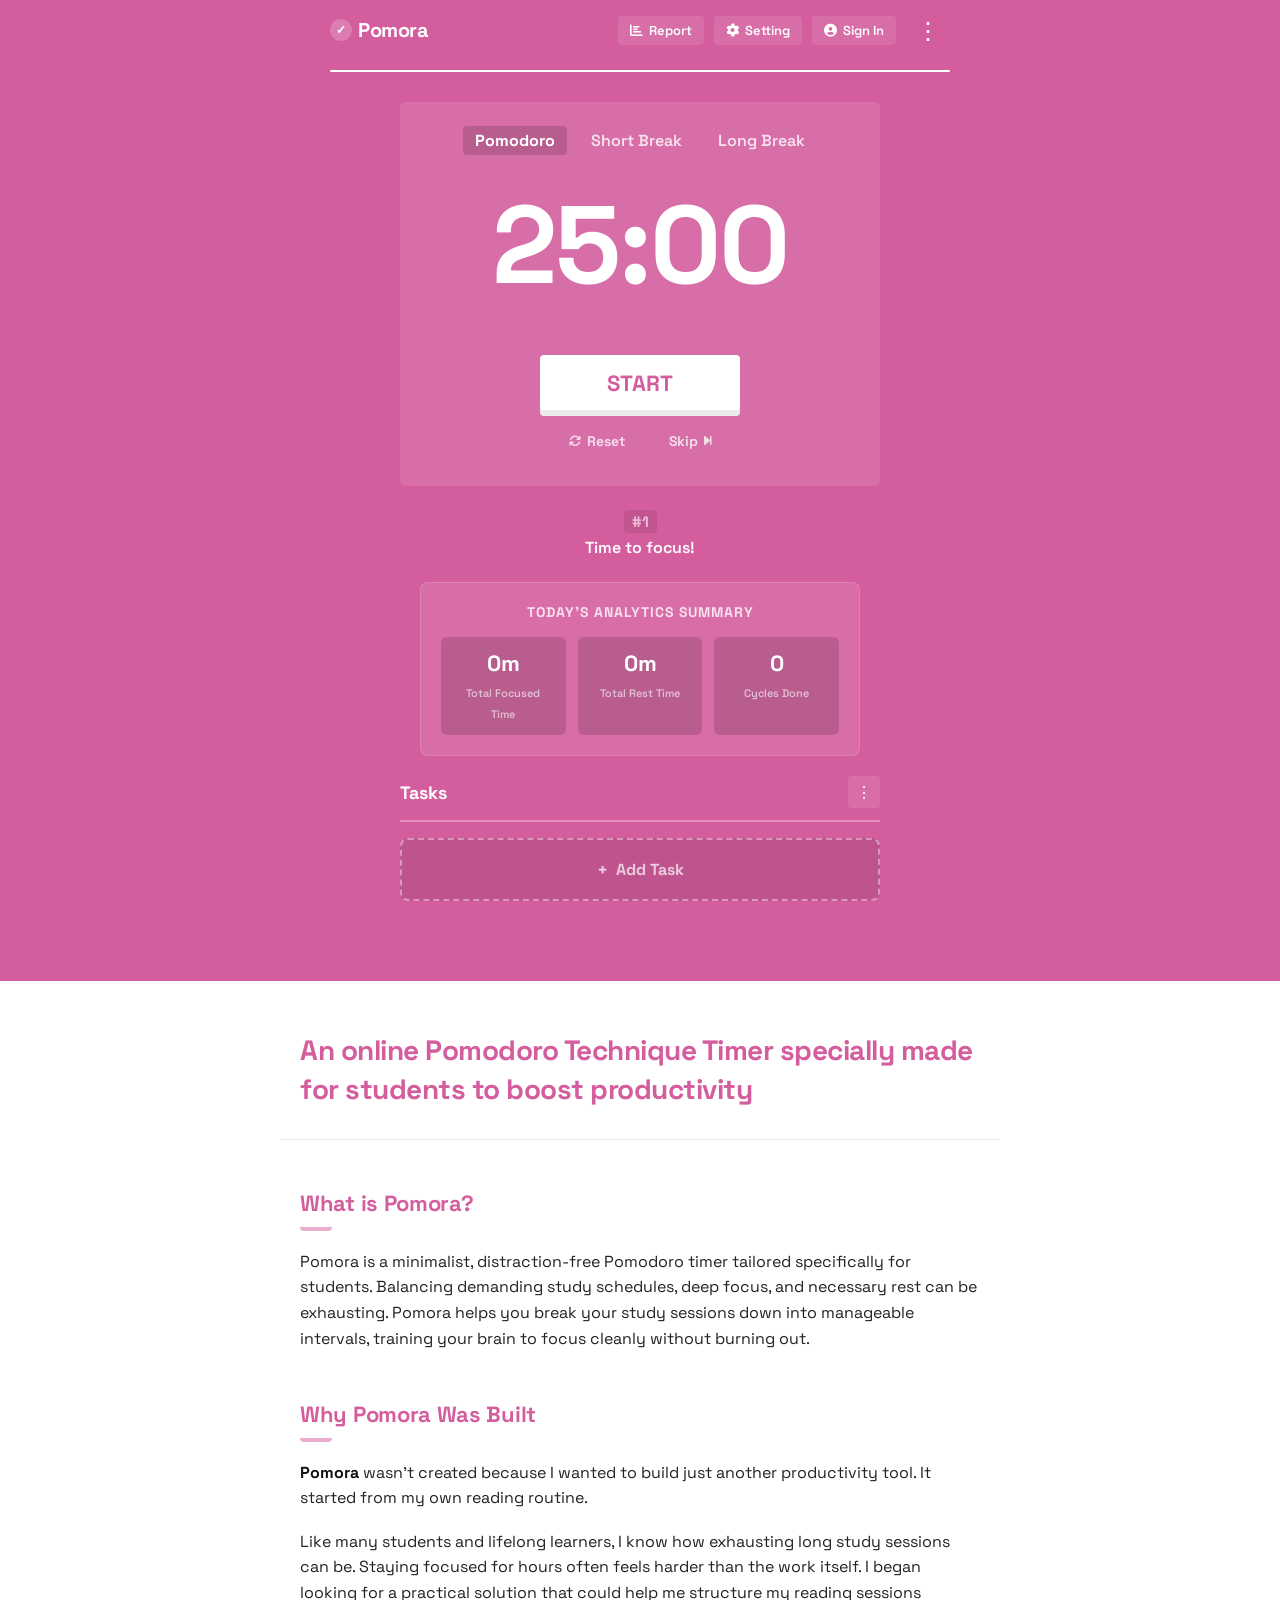
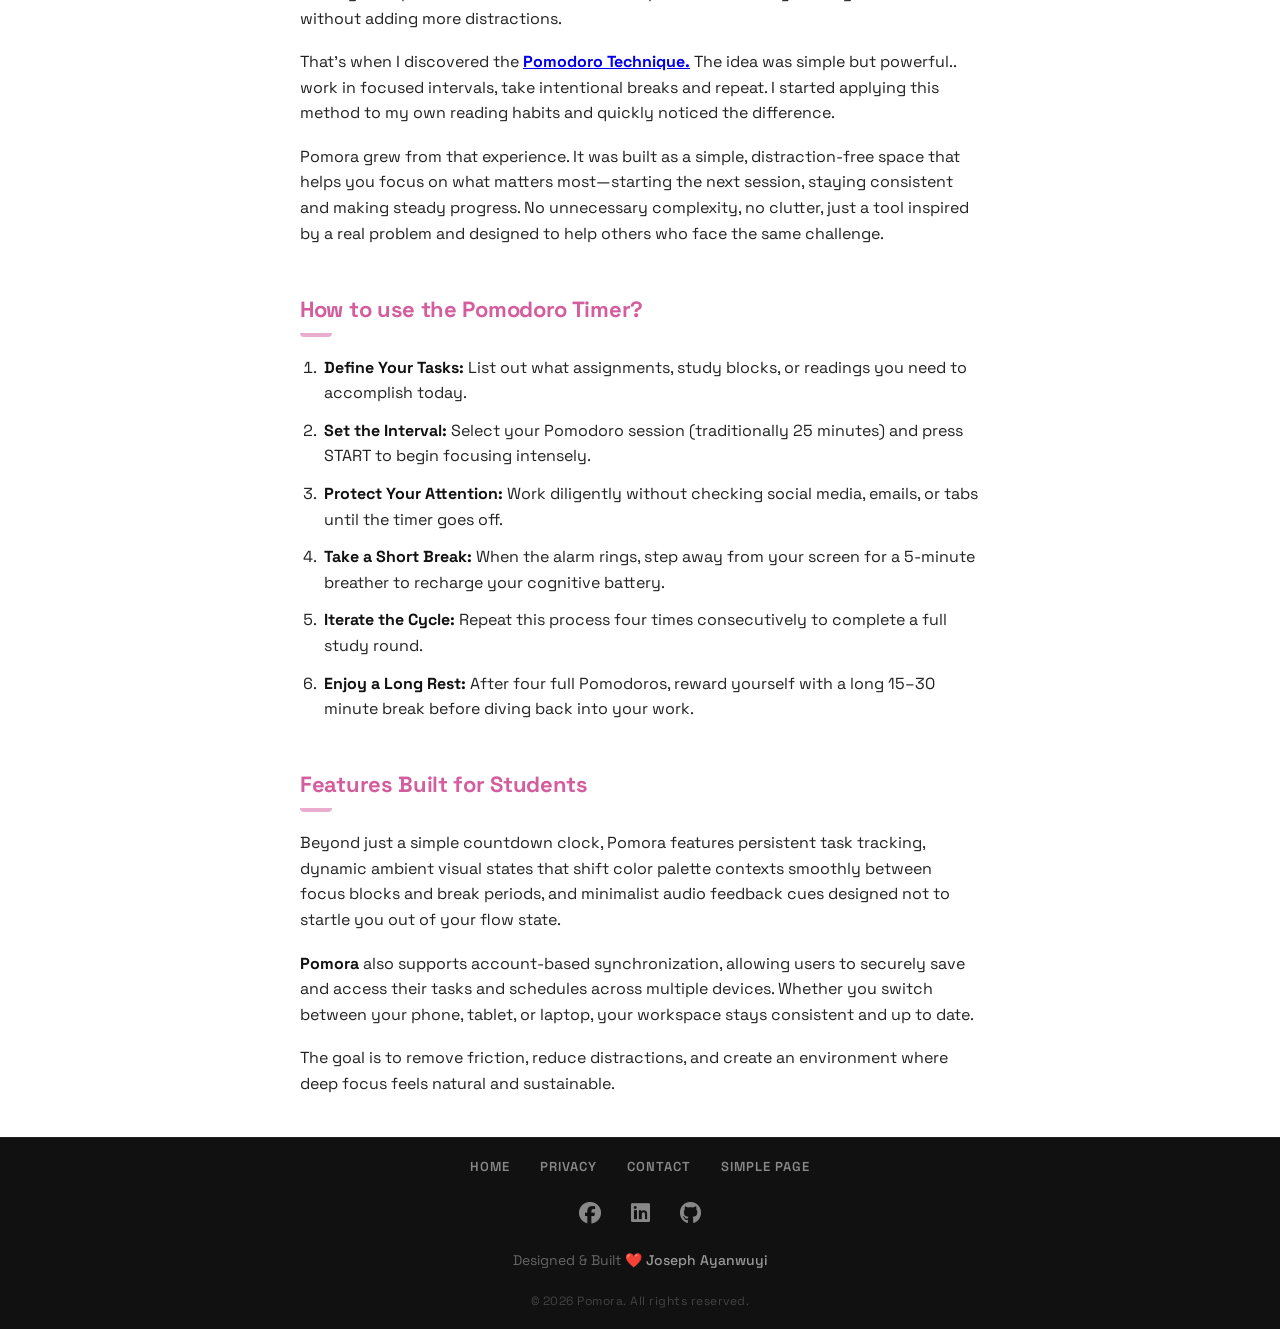
<file: frontend/index.html>
<!DOCTYPE html>
<html lang="en">

<head>
  <meta http-equiv="Content-Type" content="text/html;charset=UTF-8" />
  <!-- METADATA OG REL -->
  <meta name="description" content="" />
  <meta name="keywords"
    content="software engineer, frontend developer, web developer, portfolio website, HTML CSS JavaScript, responsive design, UI design, web development projects, frontend projects, JavaScript animations, personal portfolio, developer portfolio, Ogbomoso developer, Nigeria developer" />
  <!-- Open Graph (Facebook, LinkedIn, WhatsApp) -->
  <meta property="og:title" content="Tola's Portfolio - Software Engineer" />

  <meta property="og:description"
    content="Personal portfolio of a software engineer showcasing modern web projects, UI designs, and JavaScript animations built with HTML, CSS, and JavaScript." />

  <meta property="og:image" content="frontend\assets\img\image.png" />

  <meta property="og:url" content="https://pomora-omega.vercel.app/" />

  <meta property="og:type" content="website" />
  <meta name="viewport" content="width=device-width, initial-scale=1.0" />
  <title>Pomora - Home</title>
  <link rel="preconnect" href="https://fonts.googleapis.com" />
  <link rel="preconnect" href="https://fonts.gstatic.com" crossorigin />
  <link href="https://fonts.googleapis.com/css2?family=Space+Grotesk:wght@300..700&display=swap" rel="stylesheet" />
  <link rel="stylesheet" href="https://cdnjs.cloudflare.com/ajax/libs/font-awesome/6.5.0/css/all.min.css">
  <link rel="stylesheet" type="text/css" href="./css/styles.css" />

  <link rel="apple-touch-icon" sizes="180x180" href="./assets/img/apple-touch-icon.png">
  <link rel="icon" type="image/png" sizes="50x50" href="./assets/img/favicon-32x32.png">
  <link rel="icon" type="image/png" sizes="16x16" href="./assets/img/favicon-16x16.png">
  <link rel="manifest" href="./assets/img/site.webmanifest">

  <!-- Google Analytics to track user -->
  <script async src="https://www.googletagmanager.com/gtag/js?id=G-3CQ55Y52CE"></script>
  <script>
    window.dataLayer = window.dataLayer || [];
    function gtag() { dataLayer.push(arguments); }
    gtag('js', new Date());

    gtag('config', 'G-3CQ55Y52CE');
  </script>

</head>

<body>

  <div class="container-head">
    <header class="navbar" role="banner">
      <div class="logo"><span class="logo-icon">✓</span> Pomora</div>
      <nav class="nav-actions" aria-label="Primary navigation">
        <button type="button" class="nav-btn">
          <span class="icon"><i class="fa fa-bar-chart" aria-hidden="true"></i></span>
          <span class="icon_text">Report</span>
        </button>
        <button type="button" class="nav-btn">
          <span class="icon"><i class="fa fa-cog" aria-hidden="true"></i></span>
          <span class="icon_text">Setting</span>
        </button>
        <button type="button" class="nav-btn login-btn">
          <span class="icon"><i class="fa fa-user-circle" aria-hidden="true"></i></span>
          <span class="icon_text">Sign In</span>
        </button>
        <div class="more-menu-container">
          <button type="button" class="more-btn" id="moreMenuBtn" aria-label="More options">
            ⋮
          </button>

          <div class="more-dropdown-card" id="moreDropdownCard">
            <button type="button" class="dropdown-item-btn" id="goToDashboardBtn">
              📊 Performance Dashboard
            </button>
            <button type="button" class="dropdown-item-btn" id="goToTimerBtn" style="display: none;">
              ⏱️ Back to Timer
            </button>
            <hr class="dropdown-divider" />
            <button type="button" class="dropdown-item-btn danger" id="dropdownLogoutBtn">
              🚪 Log Out Account
            </button>
          </div>
        </div>



      </nav>
    </header>

    <div id="fullPageDashboard" class="full-screen-overlay-workspace">
      <div class="dashboard-inner-overlay-card">
        <button type="button" class="close-dashboard-overlay-btn" id="closeDashboardOverlayBtn" title="Close Dashboard">
          &times;
        </button>

        <div class="dashboard-filter-header">
          <h2>Performance Insights</h2>
          <div class="filter-toggle-buttons">
            <button class="filter-btn active" data-range="7days">7 Days</button>
            <button class="filter-btn" data-range="30days">1 Month</button>
            <button class="filter-btn" data-range="1year">1 Year</button>
          </div>
        </div>

        <div class="stats-overview-grid">
          <div class="stat-card">
            <span class="card-label">Focus Volume</span>
            <h3 id="dashTotalHours">0.0h</h3>
          </div>
          <div class="stat-card">
            <span class="card-label">Active Consistency</span>
            <h3 id="dashStreak">0 Days</h3>
          </div>
        </div>

        <div class="dashboard-charts-section">
          <p class="chart-title">Daily Focus Distribution Trend (Minutes)</p>
          <div class="trend-bar-chart" id="dashboardTrendChart">
          </div>
        </div>
      </div>
    </div>

    <div class="progress-bar-bg" aria-hidden="true">
      <div class="progress-bar-fill"></div>
    </div>

    <main id="main-content" class="main-container">
      <section class="timer-card" aria-labelledby="timer-heading">
        <div class="timer-modes" role="tablist" aria-label="Timer mode">
          <button type="button" class="mode-btn active" aria-selected="true">
            Pomodoro
          </button>
          <button type="button" class="mode-btn">Short Break</button>
          <button type="button" class="mode-btn">Long Break</button>
        </div>

        <div id="timer-heading" class="timer-display" role="status" aria-live="polite">
          25:00
        </div>

        <div class="timer-controls-wrapper">
          <button class="start-btn">START</button>

          <div class="timer-utilities">
            <button class="util-btn" id="resetTimerBtn" title="Reset Current Round">
              <span><i class="fa-solid fa-refresh"></i></span> Reset
            </button>
            <button class="util-btn" id="skipTimerBtn" title="Skip to Next Round">
              Skip <span><i class="fa-solid fa-forward-step"></i></span>
            </button>
          </div>
        </div>
      </section>

      <div class="task-status">
        <span class="task-number" id="taskNumberDisplay">#1</span>
        <p class="task-message" id="taskMessageDisplay">Time to focus!</p>
      </div>

      <section class="container summary-section">
        <div class="analytics-card">
          <h3>Today's Analytics Summary</h3>
          <div class="analytics-grid">
            <div class="analytics-item">
              <span class="analytics-value" id="totalFocusTimeDisplay">0m</span>
              <span class="analytics-label">Total Focused Time</span>
            </div>
            <div class="analytics-item">
              <span class="analytics-value" id="totalRestTimeDisplay">0m</span>
              <span class="analytics-label">Total Rest Time</span>
            </div>
            <div class="analytics-item">
              <span class="analytics-value" id="pomodorosCompletedDisplay">0</span>
              <span class="analytics-label">Cycles Done</span>
            </div>
          </div>
        </div>
      </section>

      <section class="tasks-section">
        <div class="tasks-header">
          <h2>Tasks</h2>
          <button class="more-btn-v">⋮</button>
        </div>

        <div class="tasks-success-banner" id="tasksSuccessBanner">
          <p class="success-message">You've finished all your tasks for today 🎉</p>
          <button class="clear-tasks-btn" id="clearTasksBtn">Clear Tasks</button>
        </div>

        <div class="tasks-list"></div>

        <div class="task-form-card" id="taskFormCard">
          <input type="text" class="task-input-field" id="taskInputField" placeholder="What are you working on?"
            maxlength="100">
          <div class="task-form-actions">
            <button class="task-form-btn cancel-btn" id="cancelTaskBtn">Cancel</button>
            <button class="task-form-btn save-btn" id="saveTaskBtn">Save</button>
          </div>
        </div>

        <button class="add-task-btn">
          <span class="plus-icon">+</span> Add Task
        </button>
      </section>

    </main>
  </div>

  <section class="container hero-section" aria-labelledby="hero-title">
    <h1 id="hero-title" class="heroimage_title">
      An online Pomodoro Technique Timer specially made for students to boost
      productivity
    </h1>
  </section>

  <section class="catchcopy container" aria-labelledby="what-is-title">
    <h2 id="what-is-title" class="catchcopy_title">What is Pomora?</h2>
    <p class="catchcopy_text">
      Pomora is a minimalist, distraction-free Pomodoro timer tailored
      specifically for students. Balancing demanding study schedules,
      deep focus, and necessary rest can be exhausting. Pomora helps you break
      your study sessions down into manageable intervals, training your brain
      to focus cleanly without burning out.
    </p>
  </section>

  <section class="catchcopy container" aria-labelledby="why-title">
    <h2 id="why-title" class="catchcopy_title">Why Pomora Was Built</h2>
    <p class="catchcopy_text">
      <span class="bold">Pomora</span> wasn't created because I wanted to build just another productivity tool. It
      started from my own reading routine.
    </p>
    <p class="catchcopy_text">Like many students and lifelong learners, I know how exhausting long study sessions can
      be. Staying focused for hours often feels harder than the work itself. I began looking for a practical solution
      that could help me structure my reading sessions without adding more distractions.</p>
    <p class="catchcopy_text">
      That's when I discovered the <span class="bold"><a href="https://en.wikipedia.org/wiki/Pomodoro_Technique"
          target="_blank" rel="noreferrer noopener">Pomodoro Technique.</a></span> The idea was simple but powerful..
      work in focused intervals, take intentional breaks and repeat. I started applying this method to my own reading
      habits and quickly noticed the difference.
    </p>
    <p class="catchcopy_text">
      Pomora grew from that experience. It was built as a simple, distraction-free space that helps you focus on what
      matters most—starting the next session, staying consistent and making steady progress. No unnecessary complexity,
      no clutter, just a tool inspired by a real problem and designed to help others who face
      the same challenge.
    </p>
  </section>

  <section class="catchcopy container" aria-labelledby="how-to-title">
    <h2 id="how-to-title" class="catchcopy_title">How to use the Pomodoro Timer?</h2>
    <ol class="catchcopy_list">
      <li>
        <span class="bold">Define Your Tasks: </span>List out what
        assignments, study blocks, or readings you need to accomplish today.
      </li>
      <li>
        <span class="bold">Set the Interval: </span>Select your Pomodoro
        session (traditionally 25 minutes) and press START to begin focusing
        intensely.
      </li>
      <li>
        <span class="bold">Protect Your Attention: </span>Work diligently
        without checking social media, emails, or tabs until the timer goes
        off.
      </li>
      <li>
        <span class="bold">Take a Short Break: </span>When the alarm rings,
        step away from your screen for a 5-minute breather to recharge your
        cognitive battery.
      </li>
      <li>
        <span class="bold">Iterate the Cycle: </span>Repeat this process four
        times consecutively to complete a full study round.
      </li>
      <li>
        <span class="bold">Enjoy a Long Rest: </span>After four full
        Pomodoros, reward yourself with a long 15–30 minute break before
        diving back into your work.
      </li>
    </ol>
  </section>

  <section class="catchcopy container" aria-labelledby="features-title">
    <h2 id="features-title" class="catchcopy_title">Features Built for Students</h2>
    <p class="catchcopy_text">
      Beyond just a simple countdown clock, Pomora features persistent task
      tracking, dynamic ambient visual states that shift color palette
      contexts smoothly between focus blocks and break periods, and minimalist
      audio feedback cues designed not to startle you out of your flow state.
    </p>
    <p class="catchcopy_text">
      <span class="bold">Pomora</span> also supports account-based synchronization, allowing users to securely save and
      access their tasks and schedules across multiple devices. Whether you switch between your phone, tablet, or
      laptop, your workspace stays consistent and up to date.
    </p>
    <p class="catchcopy_text">
      The goal is to remove friction, reduce distractions, and create an environment where deep focus feels natural and
      sustainable.
    </p>
  </section>

  <footer class="footer" role="contentinfo">
    <div class="footer_sitemap" role="navigation" aria-label="Footer navigation">
      <a href="#">HOME</a>
      <a href="./privacy.html">PRIVACY</a>
      <a href="./contact.html">CONTACT</a>
      <a href="./app.html">SIMPLE PAGE</a>
    </div>

    <div class="footer_smlink">
      <a href="https://www.facebook.com/profile.php?id=61568278722709" target="_blank" rel="noreferrer noopener"
        aria-label="Facebook">
        <i class="fa-brands fa-facebook"></i>
      </a>
      <a href="https://www.linkedin.com/in/josephayanwuyi/" target="_blank" rel="noreferrer noopener"
        aria-label="LinkedIn">
        <i class="fa-brands fa-linkedin"></i>
      </a>
      <a href="https://github.com/josephayanwuyi/" target="_blank" rel="noreferrer noopener" aria-label="GitHub">
        <i class="fa-brands fa-github"></i>
      </a>
    </div>

    <div class="footer_me">
      Designed & Built ❤️ <span>Joseph Ayanwuyi</span>
    </div>

    <div class="footer_copyright">
      &copy; 2026 Pomora. All rights reserved.
    </div>
  </footer>

  <div class="modal-overlay" id="reportModal">
    <div class="modal-card">
      <div class="modal-header">
        <h2>Activity Report</h2>
        <button class="modal-close-btn" id="closeReportBtn">&times;</button>
      </div>

      <div class="modal-stats-grid">
        <div class="modal-stat-box">
          <span class="modal-stat-num" id="modalFocusHours">0.0h</span>
          <span class="modal-stat-lbl">Hours Focused</span>
        </div>
        <div class="modal-stat-box">
          <span class="modal-stat-num" id="modalCyclesCount">0</span>
          <span class="modal-stat-lbl">Finished Sprints</span>
        </div>
      </div>

      <div class="chart-wrapper">
        <h3>Focus vs. Rest Distribution</h3>
        <div class="bar-chart">
          <div class="chart-column">
            <div class="bar-fill-wrapper">
              <div class="bar-fill focus-bar" id="graphFocusBar" style="height: 0%;"></div>
            </div>
            <span class="bar-label">Focus Block</span>
          </div>
          <div class="chart-column">
            <div class="bar-fill-wrapper">
              <div class="bar-fill rest-bar" id="graphRestBar" style="height: 0%;"></div>
            </div>
            <span class="bar-label">Rest Block</span>
          </div>
        </div>
      </div>
    </div>
  </div>

  <div class="modal-overlay" id="settingsModal">
    <div class="modal-card settings-card">
      <div class="modal-header">
        <h2>Timer Settings</h2>
        <button class="modal-close-btn" id="closeSettingsBtn">&times;</button>
      </div>

      <div class="settings-section-block">
        <h3>Time (Minutes)</h3>
        <div class="time-inputs-grid">
          <div class="input-group">
            <label for="inputPomo">Pomodoro</label>
            <input type="number" id="inputPomo" min="1" max="60" value="25">
          </div>
          <div class="input-group">
            <label for="inputShort">Short Break</label>
            <input type="number" id="inputShort" min="1" max="60" value="5">
          </div>
          <div class="input-group">
            <label for="inputLong">Long Break</label>
            <input type="number" id="inputLong" min="1" max="60" value="15">
          </div>
        </div>
      </div>

      <div class="settings-section-block">
        <div class="toggle-setting-row">
          <label for="inputLongInterval">Long Break Interval (Cycles)</label>
          <input type="number" id="inputLongInterval" min="1" max="10" value="4" class="inline-num-input">
        </div>

        <div class="toggle-setting-row">
          <label>Auto-start Breaks</label>
          <input type="checkbox" id="inputAutoBreak" class="custom-toggle">
        </div>

        <div class="toggle-setting-row">
          <label>Auto-start Pomodoros</label>
          <input type="checkbox" id="inputAutoPomo" class="custom-toggle">
        </div>
      </div>

      <div class="settings-section-block">
        <h3>Sound Alerts</h3>
        <div class="sound-picker-row">
          <select id="inputSoundAlert" class="settings-select">

            <option value="digital-alarm-buzzer">Digital Alarm Buzzer</option>
            <option value="morning-clock-alarm">Morning Clock Alarm</option>
            <option value="sound-alert-in-hall">Sound alert-in Hall</option>
            <option value="vintage-warning-alarm">Vintage Warning</option>
          </select>
          <button class="test-sound-btn" id="testSoundBtn">🔊 Test</button>
        </div>
      </div>

      <div class="settings-section-block">
        <div class="notification-setup-row">
          <div>
            <h4>Desktop Notifications</h4>
            <p>Receive push notifications when cycles end</p>
          </div>
          <button class="notify-perm-btn" id="requestNotificationBtn">Enable</button>
        </div>
      </div>

      <button class="settings-save-master-btn" id="saveSettingsBtn">Save Settings</button>
    </div>
  </div>

  <div class="modal-overlay" id="authModal">
    <div class="modal-card auth-card">
      <button class="modal-close-btn auth-close-btn" id="closeAuthBtn">&times;</button>

      <div class="auth-brand-header">
        <span class="logo-icon">✓</span>
        <h2>pomora</h2>
      </div>

      <div class="auth-view-block active" id="signInView">
        <h3 class="auth-title">Log in to your account</h3>

        <!-- <button class="google-auth-btn">
          <span class="g-icon">G</span> Sign in with Google
        </button> -->

        <!-- <div class="auth-divider"><span>or email</span></div> -->

        <form class="auth-form" id="signInForm" onsubmit="event.preventDefault();">
          <div class="auth-input-group">
            <label for="loginEmail">Email Address</label>
            <input type="email" id="loginEmail" placeholder="example@mail.com" required>
          </div>
          <div class="auth-input-group">
            <label for="loginPassword">Password</label>
            <input type="password" id="loginPassword" placeholder="••••••••" required>
          </div>
          <button type="submit" class="auth-submit-master-btn">Log In</button>
        </form>

        <p class="auth-switch-prompt">
          New to Pomora? <button class="auth-toggle-view-link" id="switchToSignUp">Create account</button>
        </p>
      </div>

      <div class="auth-view-block" id="signUpView">
        <h3 class="auth-title">Create your student profile</h3>

        <form class="auth-form" id="signUpForm" onsubmit="event.preventDefault();">
          <div class="auth-input-group">
            <label for="registerName">First Name</label>
            <input type="text" id="registerName" placeholder="Your Name" required>
          </div>
          <div class="auth-input-group">
            <label for="registerEmail">Email Address</label>
            <input type="email" id="registerEmail" placeholder="username@gmail.com" required>
          </div>
          <div class="auth-input-group">
            <label for="registerPassword">Password</label>
            <input type="password" id="registerPassword" placeholder="Minimum 6 characters" required>
          </div>
          <button type="submit" class="auth-submit-master-btn">Create Account</button>
        </form>

        <p class="auth-switch-prompt">
          Already have an account? <button class="auth-toggle-view-link" id="switchToSignIn">Log in</button>
        </p>
      </div>
    </div>
  </div>

  <div id="globalToast" class="toast-banner">
    <span id="toastMessage">Success Message Here</span>
  </div>

</body>
<link rel="stylesheet" href="./css/interactivity.css">
<script src="./js/app.js"></script>

</html>
</file>
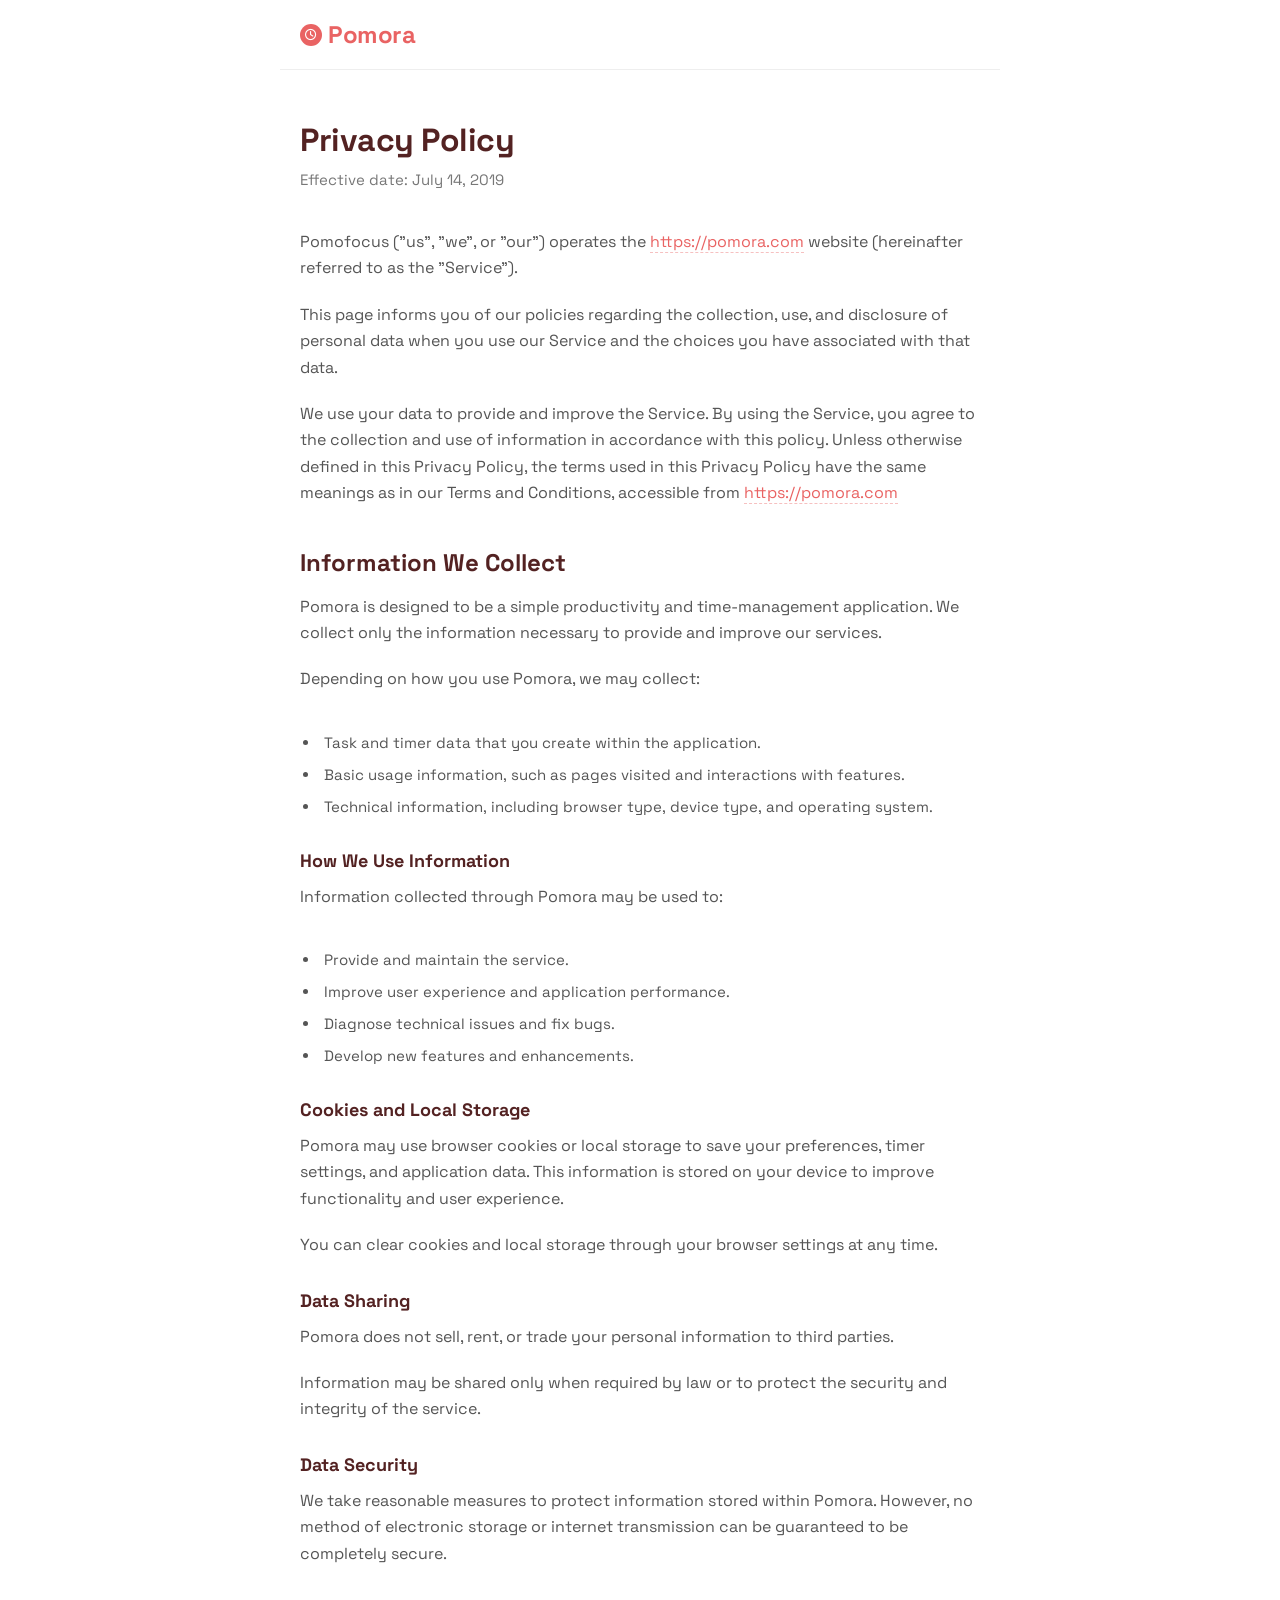
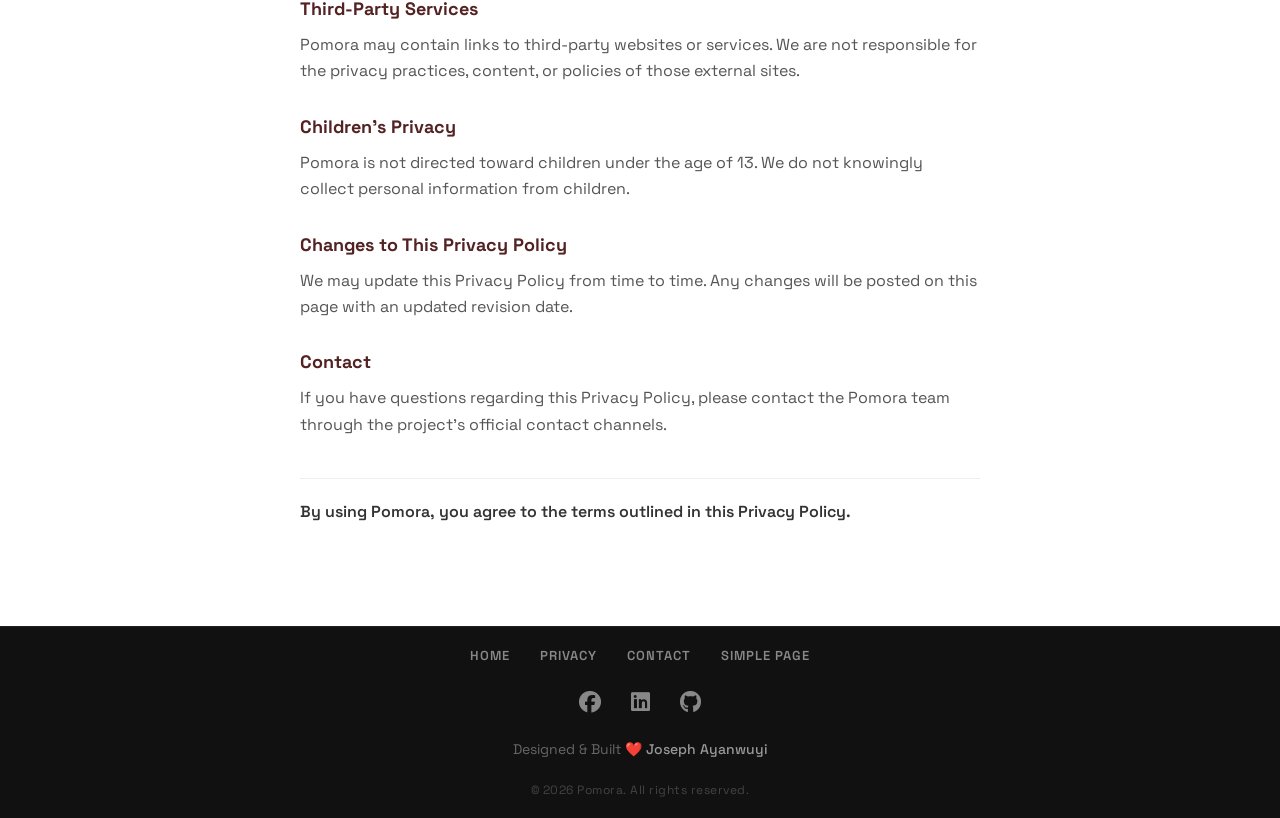
<file: privacy.html>
<!DOCTYPE html>
<html lang="en">

<head>
    <meta charset="UTF-8" />
    <meta name="viewport" content="width=device-width, initial-scale=1.0" />
    <title>Pomora - Home</title>
    <link rel="preconnect" href="https://fonts.googleapis.com" />
    <link rel="preconnect" href="https://fonts.gstatic.com" crossorigin />
    <link href="https://fonts.googleapis.com/css2?family=Space+Grotesk:wght@300..700&display=swap" rel="stylesheet" />
    <link rel="stylesheet" href="https://cdnjs.cloudflare.com/ajax/libs/font-awesome/6.5.0/css/all.min.css">
    <link rel="stylesheet" type="text/css" href="css/styles.css" />
</head>

<body class="legal-page-body">

    <header class="legal-navbar container">
        <div class="logo legal-logo-center">
            <span class="logo-icon"><i class="fa-regular fa-clock"></i></span> Pomora
        </div>
    </header>

    <main class="container legal-container">

        <h1 class="legal-title">Privacy Policy</h1>
        <p class="legal-date">Effective date: July 14, 2019</p>

        <div class="legal-content-block">
            <p>
                Pomofocus ("us", "we", or "our") operates the <a href="https://pomora.com"
                    class="legal-link">https://pomora.com</a> website (hereinafter referred to as the "Service").
            </p>

            <p>
                This page informs you of our policies regarding the collection, use, and disclosure of personal data
                when you use our Service and the choices you have associated with that data.
            </p>

            <p>
                We use your data to provide and improve the Service. By using the Service, you agree to the collection
                and use of information in accordance with this policy. Unless otherwise defined in this Privacy Policy,
                the terms used in this Privacy Policy have the same meanings as in our Terms and Conditions, accessible
                from <a href="https://pomora.com" class="legal-link">https://pomora.com</a>
            </p>

            <h2 class="privacy_h2">Information We Collect</h2>

            <p>Pomora is designed to be a simple productivity and time-management application. We collect only the
                information necessary to provide and improve our services.</p>
            <p>Depending on how you use Pomora, we may collect:</p>

            <ul class="catchcopy_list">
                <li>Task and timer data that you create within the application.</li>
                <li>Basic usage information, such as pages visited and interactions with features.</li>
                <li>Technical information, including browser type, device type, and operating system.</li>
            </ul>

            <h3 class="privacy_h3">How We Use Information</h3>
            <p>Information collected through Pomora may be used to:</p>

            <ul class="catchcopy_list">
                <li>Provide and maintain the service.</li>
                <li>Improve user experience and application performance.</li>
                <li>Diagnose technical issues and fix bugs.</li>
                <li>Develop new features and enhancements.</li>
            </ul>

            <h3 class="privacy_h3">Cookies and Local Storage</h3>
            <p>Pomora may use browser cookies or local storage to save your preferences, timer settings, and application
                data. This information is stored on your device to improve functionality and user experience.</p>
            <p>You can clear cookies and local storage through your browser settings at any time.</p>

            <h3 class="privacy_h3">Data Sharing</h3>
            <p>Pomora does not sell, rent, or trade your personal information to third parties.</p>
            <p>Information may be shared only when required by law or to protect the security and integrity of the
                service.</p>

            <h3 class="privacy_h3">Data Security</h3>
            <p>We take reasonable measures to protect information stored within Pomora. However, no method of electronic
                storage or internet transmission can be guaranteed to be completely secure.</p>

            <h3 class="privacy_h3">Third-Party Services</h3>
            <p>Pomora may contain links to third-party websites or services. We are not responsible for the privacy
                practices, content, or policies of those external sites.</p>

            <h3 class="privacy_h3">Children's Privacy</h3>
            <p>Pomora is not directed toward children under the age of 13. We do not knowingly collect personal
                information from children.</p>

            <h3 class="privacy_h3">Changes to This Privacy Policy</h3>
            <p>We may update this Privacy Policy from time to time. Any changes will be posted on this page with an
                updated revision date.</p>

            <h3 class="privacy_h3">Contact</h3>
            <p>If you have questions regarding this Privacy Policy, please contact the Pomora team through the project's
                official contact channels.</p>

            <p class="legal-agreement-footer">By using Pomora, you agree to the terms outlined in this Privacy Policy.
            </p>
        </div>

    </main>

    <footer class="footer" role="contentinfo">
        <div class="footer_sitemap" role="navigation" aria-label="Footer navigation">
            <a href="#">HOME</a>
            <a href="./privacy.html">PRIVACY</a>
            <a href="./contact.html">CONTACT</a>
            <a href="./app.html">SIMPLE PAGE</a>
        </div>

        <div class="footer_smlink">
            <a href="#" target="_blank" rel="noopener" aria-label="Facebook">
                <i class="fa-brands fa-facebook"></i>
            </a>
            <a href="#" target="_blank" rel="noopener" aria-label="LinkedIn">
                <i class="fa-brands fa-linkedin"></i>
            </a>
            <a href="#" target="_blank" rel="noopener" aria-label="GitHub">
                <i class="fa-brands fa-github"></i>
            </a>
        </div>

        <div class="footer_me">
            Designed & Built ❤️ <span>Joseph Ayanwuyi</span>
        </div>

        <div class="footer_copyright">
            &copy; 2026 Pomora. All rights reserved.
        </div>
    </footer>

</body>

</html>
</file>
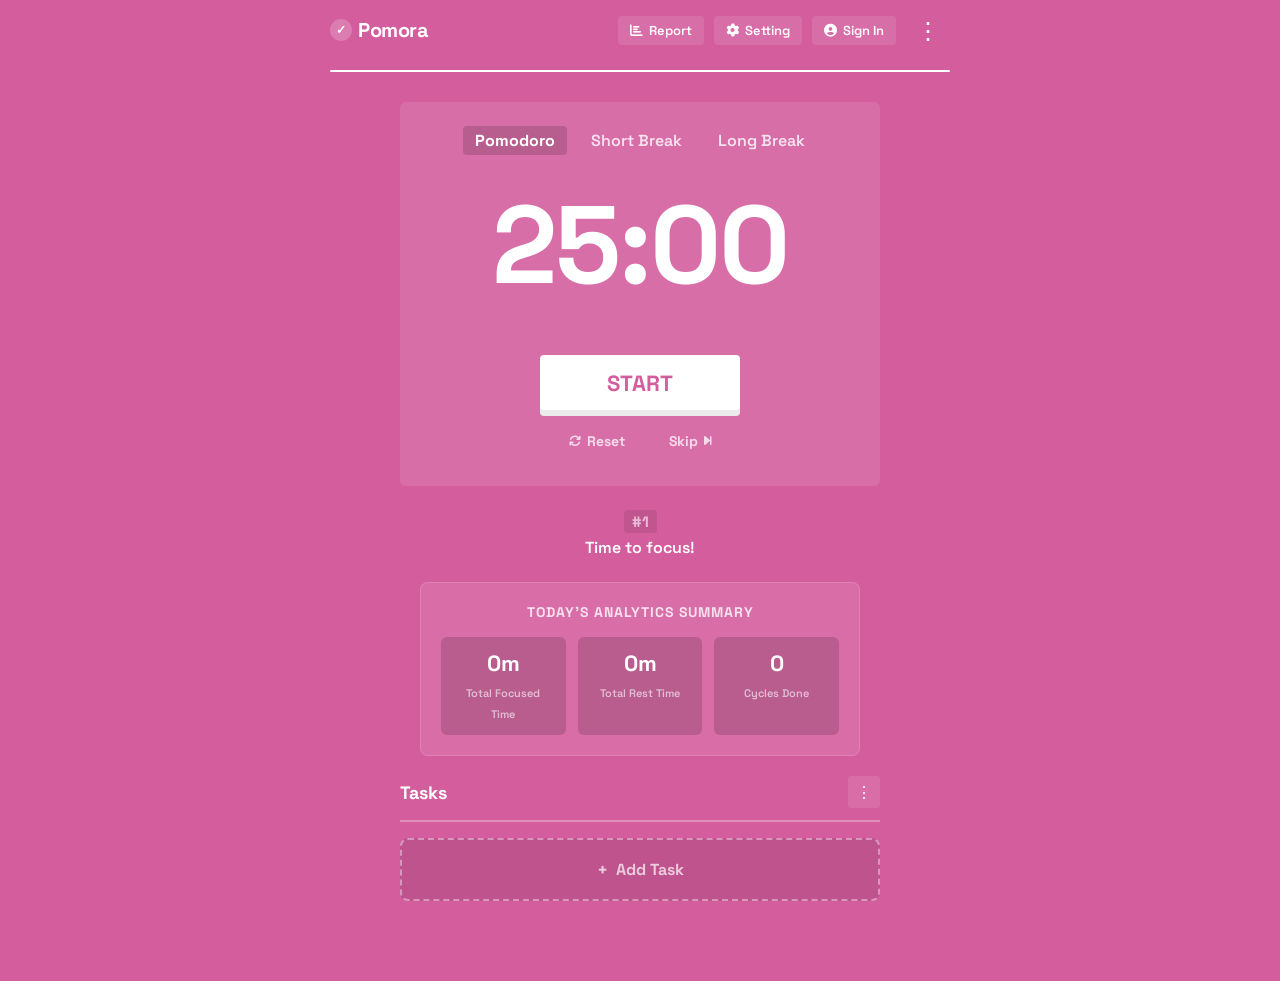
<file: frontend/app.html>
<!DOCTYPE html>
<html lang="en">

<head>
    <meta charset="UTF-8" />
    <meta name="viewport" content="width=device-width, initial-scale=1.0" />
    <title>Pomora - Home</title>
    <link rel="preconnect" href="https://fonts.googleapis.com" />
    <link rel="preconnect" href="https://fonts.gstatic.com" crossorigin />
    <link href="https://fonts.googleapis.com/css2?family=Space+Grotesk:wght@300..700&display=swap" rel="stylesheet" />
    <link rel="stylesheet" href="https://cdnjs.cloudflare.com/ajax/libs/font-awesome/6.5.0/css/all.min.css">
    <link rel="stylesheet" type="text/css" href="css/styles.css" />

    <link rel="apple-touch-icon" sizes="180x180" href="./assets/img/apple-touch-icon.png">
    <link rel="icon" type="image/png" sizes="50x50" href="./assets/img/favicon-32x32.png">
    <link rel="icon" type="image/png" sizes="16x16" href="./assets/img/favicon-16x16.png">
    <link rel="manifest" href="./assets/img/site.webmanifest">


    <!-- Google Analytics to track user -->
    <script async src="https://www.googletagmanager.com/gtag/js?id=G-3CQ55Y52CE"></script>
    <script>
        window.dataLayer = window.dataLayer || [];
        function gtag() { dataLayer.push(arguments); }
        gtag('js', new Date());

        gtag('config', 'G-3CQ55Y52CE');
    </script>

</head>

<body>

    <div class="container-head">
        <header class="navbar" role="banner">
            <div class="logo"><span class="logo-icon">✓</span> Pomora</div>
            <nav class="nav-actions" aria-label="Primary navigation">
                <button type="button" class="nav-btn">
                    <span class="icon"><i class="fa fa-bar-chart" aria-hidden="true"></i></span>
                    <span class="icon_text">Report</span>
                </button>
                <button type="button" class="nav-btn">
                    <span class="icon"><i class="fa fa-cog" aria-hidden="true"></i></span>
                    <span class="icon_text">Setting</span>
                </button>
                <button type="button" class="nav-btn login-btn">
                    <span class="icon"><i class="fa fa-user-circle" aria-hidden="true"></i></span>
                    <span class="icon_text">Sign In</span>
                </button>
                <div class="more-menu-container">
                    <button type="button" class="more-btn" id="moreMenuBtn" aria-label="More options">
                        ⋮
                    </button>

                    <div class="more-dropdown-card" id="moreDropdownCard">
                        <button type="button" class="dropdown-item-btn" id="goToDashboardBtn">
                            📊 Performance Dashboard
                        </button>
                        <button type="button" class="dropdown-item-btn" id="goToTimerBtn" style="display: none;">
                            ⏱️ Back to Timer
                        </button>
                        <hr class="dropdown-divider" />
                        <button type="button" class="dropdown-item-btn danger" id="dropdownLogoutBtn">
                            🚪 Log Out Account
                        </button>
                    </div>
                </div>



            </nav>
        </header>

        <div id="fullPageDashboard" class="full-screen-overlay-workspace">
            <div class="dashboard-inner-overlay-card">
                <button type="button" class="close-dashboard-overlay-btn" id="closeDashboardOverlayBtn"
                    title="Close Dashboard">
                    &times;
                </button>

                <div class="dashboard-filter-header">
                    <h2>Performance Insights</h2>
                    <div class="filter-toggle-buttons">
                        <button class="filter-btn active" data-range="7days">7 Days</button>
                        <button class="filter-btn" data-range="30days">1 Month</button>
                        <button class="filter-btn" data-range="1year">1 Year</button>
                    </div>
                </div>

                <div class="stats-overview-grid">
                    <div class="stat-card">
                        <span class="card-label">Focus Volume</span>
                        <h3 id="dashTotalHours">0.0h</h3>
                    </div>
                    <div class="stat-card">
                        <span class="card-label">Active Consistency</span>
                        <h3 id="dashStreak">0 Days</h3>
                    </div>
                </div>

                <div class="dashboard-charts-section">
                    <p class="chart-title">Daily Focus Distribution Trend (Minutes)</p>
                    <div class="trend-bar-chart" id="dashboardTrendChart">
                    </div>
                </div>
            </div>
        </div>

        <div class="progress-bar-bg" aria-hidden="true">
            <div class="progress-bar-fill"></div>
        </div>

        <main id="main-content" class="main-container">
            <section class="timer-card" aria-labelledby="timer-heading">
                <div class="timer-modes" role="tablist" aria-label="Timer mode">
                    <button type="button" class="mode-btn active" aria-selected="true">
                        Pomodoro
                    </button>
                    <button type="button" class="mode-btn">Short Break</button>
                    <button type="button" class="mode-btn">Long Break</button>
                </div>

                <div id="timer-heading" class="timer-display" role="status" aria-live="polite">
                    25:00
                </div>

                <div class="timer-controls-wrapper">
                    <button class="start-btn">START</button>

                    <div class="timer-utilities">
                        <button class="util-btn" id="resetTimerBtn" title="Reset Current Round">
                            <span><i class="fa-solid fa-refresh"></i></span> Reset
                        </button>
                        <button class="util-btn" id="skipTimerBtn" title="Skip to Next Round">
                            Skip <span><i class="fa-solid fa-forward-step"></i></span>
                        </button>
                    </div>
                </div>
            </section>

            <div class="task-status">
                <span class="task-number" id="taskNumberDisplay">#1</span>
                <p class="task-message" id="taskMessageDisplay">Time to focus!</p>
            </div>

            <section class="container summary-section">
                <div class="analytics-card">
                    <h3>Today's Analytics Summary</h3>
                    <div class="analytics-grid">
                        <div class="analytics-item">
                            <span class="analytics-value" id="totalFocusTimeDisplay">0m</span>
                            <span class="analytics-label">Total Focused Time</span>
                        </div>
                        <div class="analytics-item">
                            <span class="analytics-value" id="totalRestTimeDisplay">0m</span>
                            <span class="analytics-label">Total Rest Time</span>
                        </div>
                        <div class="analytics-item">
                            <span class="analytics-value" id="pomodorosCompletedDisplay">0</span>
                            <span class="analytics-label">Cycles Done</span>
                        </div>
                    </div>
                </div>
            </section>

            <section class="tasks-section">
                <div class="tasks-header">
                    <h2>Tasks</h2>
                    <button class="more-btn-v">⋮</button>
                </div>

                <div class="tasks-success-banner" id="tasksSuccessBanner">
                    <p class="success-message">You've finished all your tasks for today 🎉</p>
                    <button class="clear-tasks-btn" id="clearTasksBtn">Clear Tasks</button>
                </div>

                <div class="tasks-list"></div>

                <div class="task-form-card" id="taskFormCard">
                    <input type="text" class="task-input-field" id="taskInputField"
                        placeholder="What are you working on?" maxlength="100">
                    <div class="task-form-actions">
                        <button class="task-form-btn cancel-btn" id="cancelTaskBtn">Cancel</button>
                        <button class="task-form-btn save-btn" id="saveTaskBtn">Save</button>
                    </div>
                </div>

                <button class="add-task-btn">
                    <span class="plus-icon">+</span> Add Task
                </button>
            </section>

        </main>
    </div>

    <div class="modal-overlay" id="reportModal">
        <div class="modal-card">
            <div class="modal-header">
                <h2>Activity Report</h2>
                <button class="modal-close-btn" id="closeReportBtn">&times;</button>
            </div>

            <div class="modal-stats-grid">
                <div class="modal-stat-box">
                    <span class="modal-stat-num" id="modalFocusHours">0.0h</span>
                    <span class="modal-stat-lbl">Hours Focused</span>
                </div>
                <div class="modal-stat-box">
                    <span class="modal-stat-num" id="modalCyclesCount">0</span>
                    <span class="modal-stat-lbl">Finished Sprints</span>
                </div>
            </div>

            <div class="chart-wrapper">
                <h3>Focus vs. Rest Distribution</h3>
                <div class="bar-chart">
                    <div class="chart-column">
                        <div class="bar-fill-wrapper">
                            <div class="bar-fill focus-bar" id="graphFocusBar" style="height: 0%;"></div>
                        </div>
                        <span class="bar-label">Focus Block</span>
                    </div>
                    <div class="chart-column">
                        <div class="bar-fill-wrapper">
                            <div class="bar-fill rest-bar" id="graphRestBar" style="height: 0%;"></div>
                        </div>
                        <span class="bar-label">Rest Block</span>
                    </div>
                </div>
            </div>
        </div>
    </div>

    <div class="modal-overlay" id="settingsModal">
        <div class="modal-card settings-card">
            <div class="modal-header">
                <h2>Timer Settings</h2>
                <button class="modal-close-btn" id="closeSettingsBtn">&times;</button>
            </div>

            <div class="settings-section-block">
                <h3>Time (Minutes)</h3>
                <div class="time-inputs-grid">
                    <div class="input-group">
                        <label for="inputPomo">Pomodoro</label>
                        <input type="number" id="inputPomo" min="1" max="60" value="25">
                    </div>
                    <div class="input-group">
                        <label for="inputShort">Short Break</label>
                        <input type="number" id="inputShort" min="1" max="60" value="5">
                    </div>
                    <div class="input-group">
                        <label for="inputLong">Long Break</label>
                        <input type="number" id="inputLong" min="1" max="60" value="15">
                    </div>
                </div>
            </div>

            <div class="settings-section-block">
                <div class="toggle-setting-row">
                    <label for="inputLongInterval">Long Break Interval (Cycles)</label>
                    <input type="number" id="inputLongInterval" min="1" max="10" value="4" class="inline-num-input">
                </div>

                <div class="toggle-setting-row">
                    <label>Auto-start Breaks</label>
                    <input type="checkbox" id="inputAutoBreak" class="custom-toggle">
                </div>

                <div class="toggle-setting-row">
                    <label>Auto-start Pomodoros</label>
                    <input type="checkbox" id="inputAutoPomo" class="custom-toggle">
                </div>
            </div>

            <div class="settings-section-block">
                <h3>Sound Alerts</h3>
                <div class="sound-picker-row">
                    <select id="inputSoundAlert" class="settings-select">

                        <option value="digital-alarm-buzzer">Digital Alarm Buzzer</option>
                        <option value="morning-clock-alarm">Morning Clock Alarm</option>
                        <option value="sound-alert-in-hall">Sound alert-in Hall</option>
                        <option value="vintage-warning-alarm">Vintage Warning</option>
                    </select>
                    <button class="test-sound-btn" id="testSoundBtn">🔊 Test</button>
                </div>
            </div>

            <div class="settings-section-block">
                <div class="notification-setup-row">
                    <div>
                        <h4>Desktop Notifications</h4>
                        <p>Receive push notifications when cycles end</p>
                    </div>
                    <button class="notify-perm-btn" id="requestNotificationBtn">Enable</button>
                </div>
            </div>

            <button class="settings-save-master-btn" id="saveSettingsBtn">Save Settings</button>
        </div>
    </div>

    <div class="modal-overlay" id="authModal">
        <div class="modal-card auth-card">
            <button class="modal-close-btn auth-close-btn" id="closeAuthBtn">&times;</button>

            <div class="auth-brand-header">
                <span class="logo-icon">✓</span>
                <h2>pomora</h2>
            </div>

            <div class="auth-view-block active" id="signInView">
                <h3 class="auth-title">Log in to your account</h3>

                <!-- <button class="google-auth-btn">
          <span class="g-icon">G</span> Sign in with Google
        </button> -->

                <!-- <div class="auth-divider"><span>or email</span></div> -->

                <form class="auth-form" id="signInForm" onsubmit="event.preventDefault();">
                    <div class="auth-input-group">
                        <label for="loginEmail">Email Address</label>
                        <input type="email" id="loginEmail" placeholder="example@mail.com" required>
                    </div>
                    <div class="auth-input-group">
                        <label for="loginPassword">Password</label>
                        <input type="password" id="loginPassword" placeholder="••••••••" required>
                    </div>
                    <button type="submit" class="auth-submit-master-btn">Log In</button>
                </form>

                <p class="auth-switch-prompt">
                    New to Pomora? <button class="auth-toggle-view-link" id="switchToSignUp">Create account</button>
                </p>
            </div>

            <div class="auth-view-block" id="signUpView">
                <h3 class="auth-title">Create your student profile</h3>

                <form class="auth-form" id="signUpForm" onsubmit="event.preventDefault();">
                    <div class="auth-input-group">
                        <label for="registerName">Full Name</label>
                        <input type="text" id="registerName" placeholder="Your Name" required>
                    </div>
                    <div class="auth-input-group">
                        <label for="registerEmail">Email Address</label>
                        <input type="email" id="registerEmail" placeholder="name@school.edu" required>
                    </div>
                    <div class="auth-input-group">
                        <label for="registerPassword">Password</label>
                        <input type="password" id="registerPassword" placeholder="Minimum 6 characters" required>
                    </div>
                    <button type="submit" class="auth-submit-master-btn">Create Account</button>
                </form>

                <p class="auth-switch-prompt">
                    Already have an account? <button class="auth-toggle-view-link" id="switchToSignIn">Log in</button>
                </p>
            </div>
        </div>
    </div>

    <div id="globalToast" class="toast-banner">
        <span id="toastMessage">Success Message Here</span>
    </div>

</body>
<link rel="stylesheet" href="./css/interactivity.css">
<script src="./js/app.js"></script>

</html>
</file>
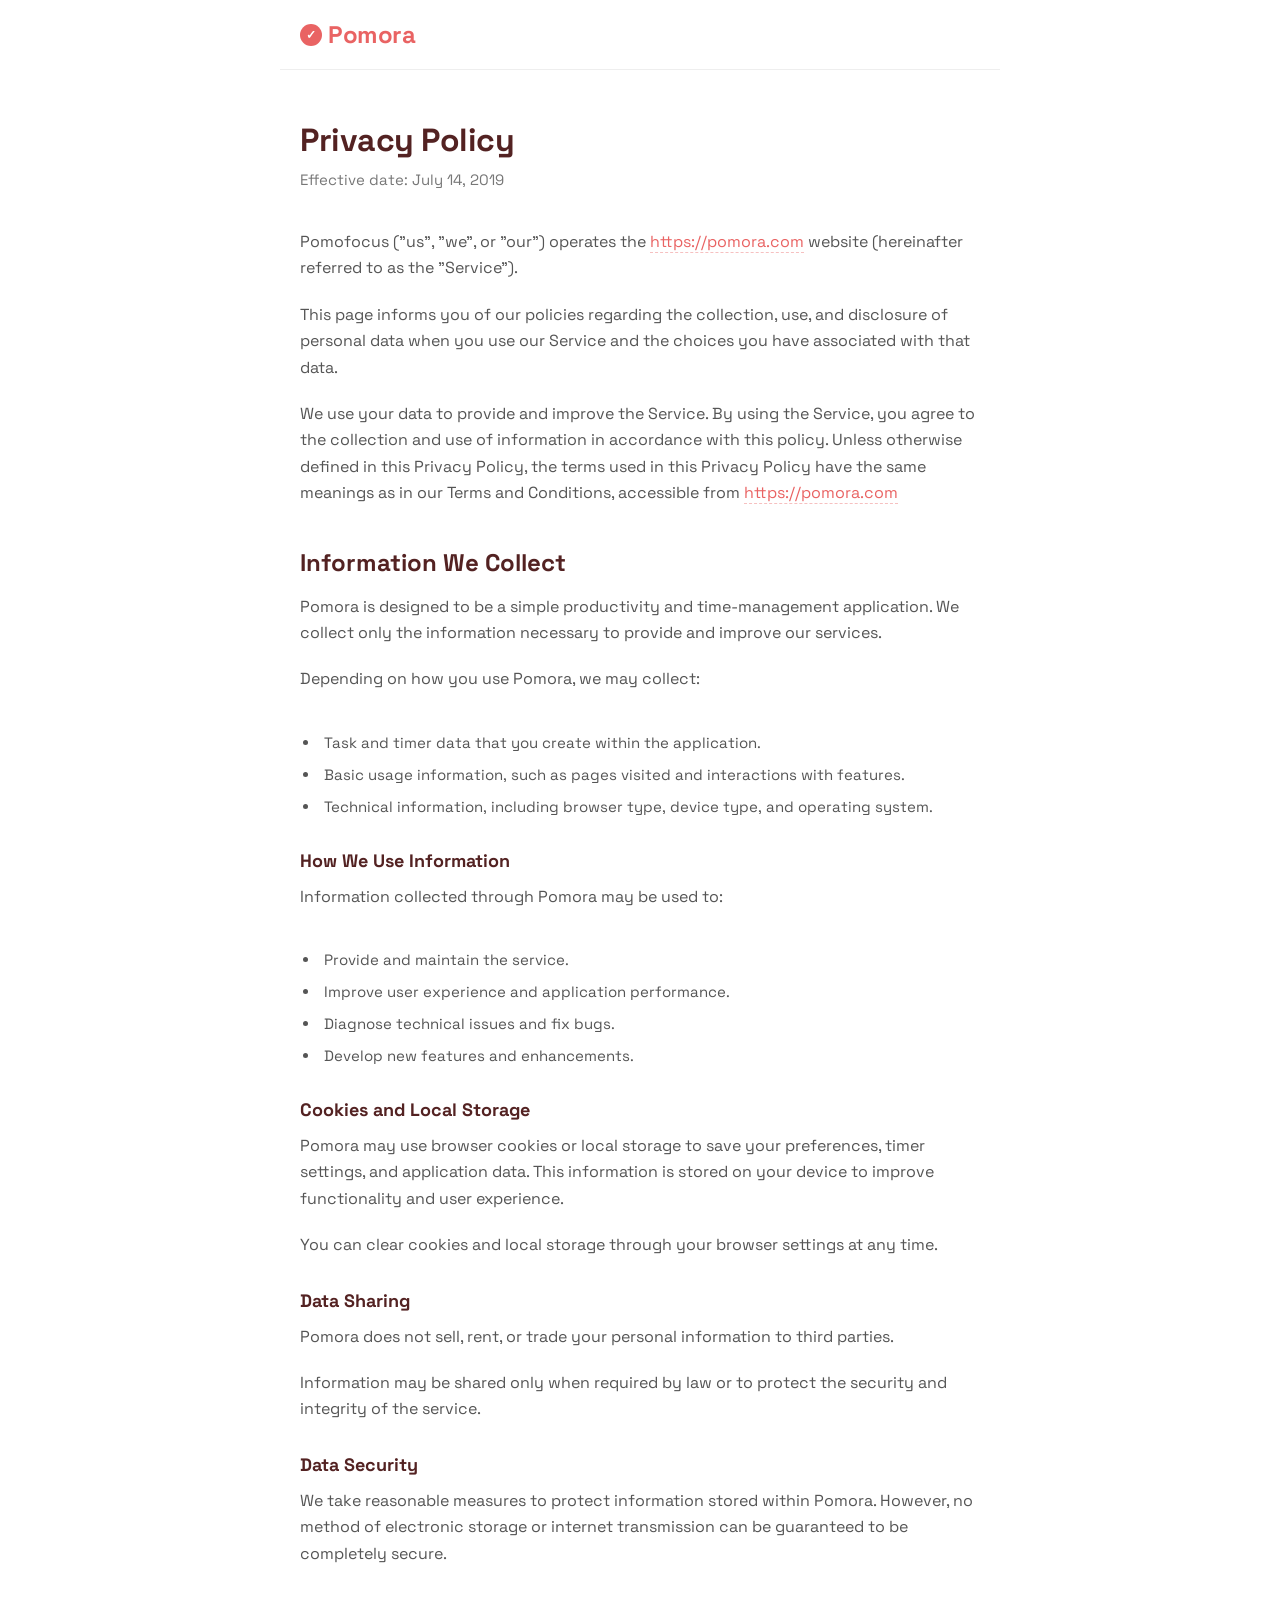
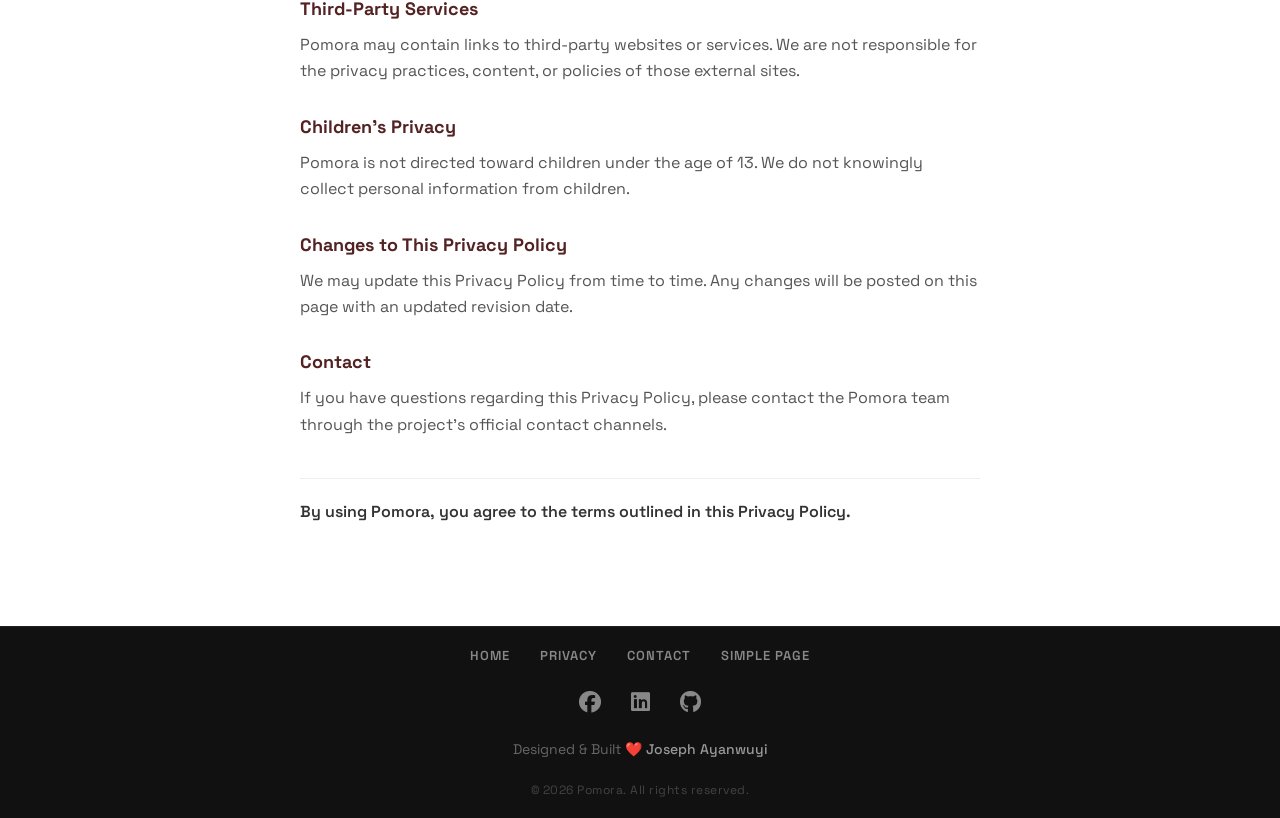
<file: frontend/privacy.html>
<!DOCTYPE html>
<html lang="en">

<head>
    <meta charset="UTF-8" />
    <meta name="viewport" content="width=device-width, initial-scale=1.0" />
    <title>Pomora - Home</title>
    <link rel="preconnect" href="https://fonts.googleapis.com" />
    <link rel="preconnect" href="https://fonts.gstatic.com" crossorigin />
    <link href="https://fonts.googleapis.com/css2?family=Space+Grotesk:wght@300..700&display=swap" rel="stylesheet" />
    <link rel="stylesheet" href="https://cdnjs.cloudflare.com/ajax/libs/font-awesome/6.5.0/css/all.min.css">
    <link rel="stylesheet" type="text/css" href="./css/styles.css" />

    <link rel="apple-touch-icon" sizes="180x180" href="./assets/img/apple-touch-icon.png">
    <link rel="icon" type="image/png" sizes="50x50" href="./assets/img/favicon-32x32.png">
    <link rel="icon" type="image/png" sizes="16x16" href="./assets/img/favicon-16x16.png">
    <link rel="manifest" href="./assets/img/site.webmanifest">

    <!-- Google Analytics to track user -->
    <script async src="https://www.googletagmanager.com/gtag/js?id=G-3CQ55Y52CE"></script>
    <script>
        window.dataLayer = window.dataLayer || [];
        function gtag() { dataLayer.push(arguments); }
        gtag('js', new Date());

        gtag('config', 'G-3CQ55Y52CE');
    </script>
</head>

<body class="legal-page-body">

    <header class="legal-navbar container">
        <div class="logo legal-logo-center">
            <span class="logo-icon">✓</span> Pomora
        </div>
    </header>

    <main class="container legal-container">

        <h1 class="legal-title">Privacy Policy</h1>
        <p class="legal-date">Effective date: July 14, 2019</p>

        <div class="legal-content-block">
            <p>
                Pomofocus ("us", "we", or "our") operates the <a href="https://pomora.com"
                    class="legal-link">https://pomora.com</a> website (hereinafter referred to as the "Service").
            </p>

            <p>
                This page informs you of our policies regarding the collection, use, and disclosure of personal data
                when you use our Service and the choices you have associated with that data.
            </p>

            <p>
                We use your data to provide and improve the Service. By using the Service, you agree to the collection
                and use of information in accordance with this policy. Unless otherwise defined in this Privacy Policy,
                the terms used in this Privacy Policy have the same meanings as in our Terms and Conditions, accessible
                from <a href="https://pomora.com" class="legal-link">https://pomora.com</a>
            </p>

            <h2 class="privacy_h2">Information We Collect</h2>

            <p>Pomora is designed to be a simple productivity and time-management application. We collect only the
                information necessary to provide and improve our services.</p>
            <p>Depending on how you use Pomora, we may collect:</p>

            <ul class="catchcopy_list">
                <li>Task and timer data that you create within the application.</li>
                <li>Basic usage information, such as pages visited and interactions with features.</li>
                <li>Technical information, including browser type, device type, and operating system.</li>
            </ul>

            <h3 class="privacy_h3">How We Use Information</h3>
            <p>Information collected through Pomora may be used to:</p>

            <ul class="catchcopy_list">
                <li>Provide and maintain the service.</li>
                <li>Improve user experience and application performance.</li>
                <li>Diagnose technical issues and fix bugs.</li>
                <li>Develop new features and enhancements.</li>
            </ul>

            <h3 class="privacy_h3">Cookies and Local Storage</h3>
            <p>Pomora may use browser cookies or local storage to save your preferences, timer settings, and application
                data. This information is stored on your device to improve functionality and user experience.</p>
            <p>You can clear cookies and local storage through your browser settings at any time.</p>

            <h3 class="privacy_h3">Data Sharing</h3>
            <p>Pomora does not sell, rent, or trade your personal information to third parties.</p>
            <p>Information may be shared only when required by law or to protect the security and integrity of the
                service.</p>

            <h3 class="privacy_h3">Data Security</h3>
            <p>We take reasonable measures to protect information stored within Pomora. However, no method of electronic
                storage or internet transmission can be guaranteed to be completely secure.</p>

            <h3 class="privacy_h3">Third-Party Services</h3>
            <p>Pomora may contain links to third-party websites or services. We are not responsible for the privacy
                practices, content, or policies of those external sites.</p>

            <h3 class="privacy_h3">Children's Privacy</h3>
            <p>Pomora is not directed toward children under the age of 13. We do not knowingly collect personal
                information from children.</p>

            <h3 class="privacy_h3">Changes to This Privacy Policy</h3>
            <p>We may update this Privacy Policy from time to time. Any changes will be posted on this page with an
                updated revision date.</p>

            <h3 class="privacy_h3">Contact</h3>
            <p>If you have questions regarding this Privacy Policy, please contact the Pomora team through the project's
                official contact channels.</p>

            <p class="legal-agreement-footer">By using Pomora, you agree to the terms outlined in this Privacy Policy.
            </p>
        </div>

    </main>

    <footer class="footer" role="contentinfo">
        <div class="footer_sitemap" role="navigation" aria-label="Footer navigation">
            <a href="/">HOME</a>
            <a href="./privacy.html">PRIVACY</a>
            <a href="./contact.html">CONTACT</a>
            <a href="./app.html">SIMPLE PAGE</a>
        </div>

        <div class="footer_smlink">
            <a href="#" target="_blank" rel="noopener" aria-label="Facebook">
                <i class="fa-brands fa-facebook"></i>
            </a>
            <a href="#" target="_blank" rel="noopener" aria-label="LinkedIn">
                <i class="fa-brands fa-linkedin"></i>
            </a>
            <a href="#" target="_blank" rel="noopener" aria-label="GitHub">
                <i class="fa-brands fa-github"></i>
            </a>
        </div>

        <div class="footer_me">
            Designed & Built ❤️ <span>Joseph Ayanwuyi</span>
        </div>

        <div class="footer_copyright">
            &copy; 2026 Pomora. All rights reserved.
        </div>
    </footer>

</body>

</html>
</file>
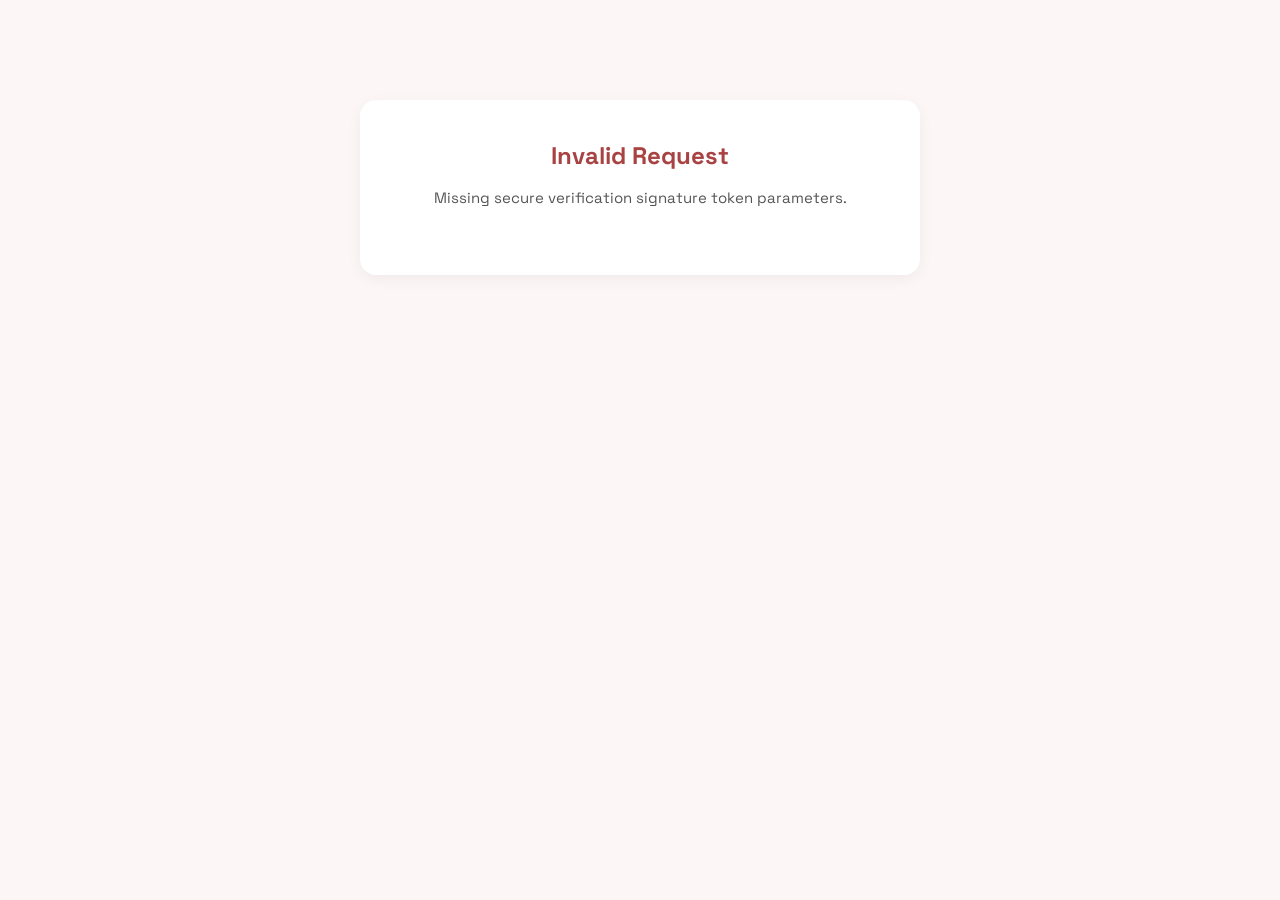
<file: frontend/verify.html>
<!DOCTYPE html>
<html lang="en">

<head>
    <meta charset="UTF-8">
    <meta name="viewport" content="width=device-width, initial-scale=1.0">
    <title>Account Verification | Pomora</title>
    <style>
        #body {
            background: #fdf6f6;
            font-family: 'Space Grotesk', -apple-system, BlinkMacSystemFont,
                'Segoe UI', Roboto, Helvetica, Arial, sans-serif,
                'Apple Color Emoji', 'Segoe UI Emoji', 'Segoe UI Symbol' !important;
            margin: 0;
        }

        .verify-box {
            max-width: 480px;
            margin: 100px auto;
            padding: 40px;
            text-align: center;
            background: white;
            border-radius: 16px;
            box-shadow: 0 4px 15px rgba(0, 0, 0, 0.05);
            transition: all 0.3s ease;
        }

        .verify-box h2 {
            color: #a94242;
            margin-top: 0;
            margin-bottom: 15px;
            font-size: 24px;
        }

        .verify-box p {
            color: #555555;
            font-size: 15px;
            line-height: 1.6;
            margin-bottom: 25px;
        }

        .verify-btn {
            display: inline-block;
            background: #c15b5b;
            color: white;
            padding: 14px 28px;
            text-decoration: none;
            border-radius: 8px;
            font-weight: bold;
            border: none;
            cursor: pointer;
            width: 100%;
            box-sizing: border-box;
            font-size: 15px;
            transition: background 0.2s ease;
        }

        .verify-btn:hover {
            background: #a94242;
        }

        /* Interactive Steps Indicator Dots */
        .steps-indicator {
            display: flex;
            justify-content: center;
            gap: 8px;
            margin-bottom: 25px;
        }

        .step-dot {
            width: 10px;
            height: 10px;
            background: rgba(193, 91, 91, 0.2);
            border-radius: 50%;
            transition: all 0.3s ease;
        }

        .step-dot.active {
            background: #c15b5b;
            width: 24px;
            border-radius: 10px;
        }

        /* Loading Spinner Animation */
        .spinner {
            width: 40px;
            height: 40px;
            border: 4px solid rgba(193, 91, 91, 0.1);
            border-top: 4px solid #c15b5b;
            border-radius: 50%;
            animation: spin 1s linear infinite;
            margin: 20px auto;
        }

        @keyframes spin {
            0% {
                transform: rotate(0deg);
            }

            100% {
                transform: rotate(360deg);
            }
        }

        /* Utility Hidden Class */
        .hidden {
            display: none !important;
        }
    </style>
    <link rel="preconnect" href="https://fonts.googleapis.com" />
    <link rel="preconnect" href="https://fonts.gstatic.com" crossorigin />
    <link href="https://fonts.googleapis.com/css2?family=Space+Grotesk:wght@300..700&display=swap" rel="stylesheet" />
    <link rel="stylesheet" href="https://cdnjs.cloudflare.com/ajax/libs/font-awesome/6.5.0/css/all.min.css">

    <link rel="icon" type="image/png" sizes="50x50" href="./assets/img/favicon-32x32.png">
    <link rel="icon" type="image/png" sizes="16x16" href="./assets/img/favicon-16x16.png">
    <link rel="manifest" href="./assets/img/site.webmanifest">

    <!-- Google Analytics to track user -->
    <script async src="https://www.googletagmanager.com/gtag/js?id=G-3CQ55Y52CE"></script>
    <script>
        window.dataLayer = window.dataLayer || [];
        function gtag() { dataLayer.push(arguments); }
        gtag('js', new Date());

        gtag('config', 'G-3CQ55Y52CE');
    </script>
</head>

<body id="body">



    <div class="verify-box">
        <div id="loadingPanel">
            <h2 id="statusTitle">Verifying Your Profile...</h2>
            <div class="spinner"></div>
            <p id="statusMessage">Communicating with the security layer streams to activate your token...</p>
        </div>

        <div id="walkthroughPanel" class="hidden">
            <div id="slideContent">
            </div>

            <div class="steps-indicator">
                <div class="step-dot active" id="dot-0"></div>
                <div class="step-dot" id="dot-1"></div>
                <div class="step-dot" id="dot-2"></div>
            </div>

            <button id="actionBtn" class="verify-btn" onclick="nextSlide()">Next Step →</button>
        </div>
    </div>

    <script>
        // Extract parameters cleanly from url query string
        const urlParams = new URLSearchParams(window.location.search);
        const email = urlParams.get("email");
        const token = urlParams.get("token");

        // Unified environment routing manager
        const IS_PRODUCTION = window.location.hostname !== "127.0.0.1" && window.location.hostname !== "localhost";
        const BACKEND_URL = IS_PRODUCTION ? "https://pomora-backend-api.onrender.com" : "http://127.0.0.1:8000";

        let currentSlideIndex = 0;

        // Structured step deck configuration matrices
        const slides = [
            {
                title: "Welcome to Pomora!",
                text: "Your email is verified and your account is officially active. I built Pomora because as a student, managing deep work focus blocks while trying to balance an elite academic performance is demanding. This app will streamline your execution."
            },
            {
                title: "Step 1: Set Your Intervals",
                text: "Your workspace defaults to a classic 25-minute Pomodoro focus block. Pop open your dashboard card configurations to customize your session timings, short breaks, and long intervals to match your mental energy curve."
            },
            {
                title: "Step 2: Log and Attack Tasks",
                text: "List out your immediate goals or course assignments directly below the clock. Hit start, close distractions, protect your immediate time window and let's go make that 5.0 GPA goal an absolute reality!"
            }
        ];

        document.addEventListener("DOMContentLoaded", async () => {
            if (!email || !token) {
                showFailureState("Invalid Request", "Missing secure verification signature token parameters.");
                return;
            }

            try {
                // Call verification service hook on backend
                const response = await fetch(`${BACKEND_URL}/api/verify?email=${encodeURIComponent(email)}&token=${encodeURIComponent(token)}`);
                const data = await response.json();

                if (response.ok) {
                    // Personalize slide context using the backend database name response string
                    if (data.user_name) {
                        slides[0].title = `Welcome to Pomora, ${data.user_name}!`;
                    }

                    // Switch interface views smoothly
                    document.getElementById("loadingPanel").classList.add("hidden");
                    document.getElementById("walkthroughPanel").classList.remove("hidden");
                    renderSlide();
                } else {
                    showFailureState("Verification Failed", data.detail || "The verification token signature is invalid or expired.");
                }
            } catch (error) {
                showFailureState("Network Error", "Could not establish secure communication with the security cluster.");
            }
        });

        function renderSlide() {
            const currentSlide = slides[currentSlideIndex];
            const contentContainer = document.getElementById("slideContent");

            contentContainer.innerHTML = `
                <h2>${currentSlide.title}</h2>
                <p>${currentSlide.text}</p>
            `;

            // Update interactive indicator dots classes
            for (let i = 0; i < slides.length; i++) {
                const dot = document.getElementById(`dot-${i}`);
                if (dot) {
                    if (i === currentSlideIndex) {
                        dot.classList.add("active");
                    } else {
                        dot.classList.remove("active");
                    }
                }
            }

            // Morph operational action button value on final array slide index
            const actionBtn = document.getElementById("actionBtn");
            if (currentSlideIndex === slides.length - 1) {
                actionBtn.innerText = "Enter My Workspace ⚡";
            } else {
                actionBtn.innerText = "Next Step →";
            }
        }

        function nextSlide() {
            if (currentSlideIndex < slides.length - 1) {
                currentSlideIndex++;
                renderSlide();
            } else {
                // Transfer user directly into authentication terminal page
                window.location.href = "index.html?verified=true";
            }
        }

        function showFailureState(title, message) {
            // Re-utilize the initial loading panel to print out elegant semantic crash logs
            document.getElementById("loadingPanel").classList.remove("hidden");
            document.getElementById("walkthroughPanel").classList.add("hidden");

            // Remove the loading spinner on error state profiles
            const spinner = document.querySelector(".spinner");
            if (spinner) spinner.remove();

            const statusTitle = document.getElementById("statusTitle");
            document.getElementById("statusTitle").textContent = title;
            statusTitle.style.display = "flex";
            statusTitle.style.justifyContent = "center";
            statusTitle.style.alignItems = "center";
            document.getElementById("statusMessage").textContent = message;
        }
    </script>
</body>

</html>
</file>
<file: frontend/css/styles.css>
/* --- CSS Reset & Variables --- */
* {
  margin: 0;
  padding: 0;
  box-sizing: border-box;
}

:root {
  --bg-color: #D45D9E;
  --card-bg: rgba(255, 255, 255, 0.1);
  --card-bg-hover: rgba(255, 255, 255, 0.2);
  --text-main: #ffffff;
  --text-muted: rgba(255, 255, 255, 0.7);
  --surface-dark: #111111;
  --surface-muted: #222222;
  --surface-light: #888888;
  --font-family:
    "Space Grotesk", -apple-system, BlinkMacSystemFont, "Segoe UI", Roboto,
    Helvetica, Arial, sans-serif, "Apple Color Emoji", "Segoe UI Emoji",
    "Segoe UI Symbol";
}

body {
  font-family: var(--font-family);
  color: var(--text-main);
  overflow-x: hidden;
  -webkit-font-smoothing: antialiased;
}

button,
.more-btn,
.more-btn-v {
  cursor: pointer;
  transition:
    background 0.2s ease,
    transform 0.2s ease,
    color 0.2s ease;
}

button {
  font-family: inherit;
}

/* --- Container Framework --- */
.container-head {
  background-color: var(--bg-color);
  display: flex;
  flex-direction: column;
  align-items: center;
  min-height: 100vh;
  padding-bottom: 80px;
   transition: background-color 0.4s cubic-bezier(0.4, 0, 0.2, 1);
}

.container {
  max-width: 720px;
  margin: 0 auto;
  padding: 0 20px;
}

/* --- Navbar Styles --- */
.navbar {
  width: 620px;
  height: 60px;
  display: flex;
  justify-content: space-between;
  align-items: center;
  margin-bottom: 40px;
}

.logo {
  display: flex;
  align-items: center;
  gap: 6px;
  font-size: 20px;
  font-weight: 700;
  letter-spacing: -0.5px;
  cursor: pointer;
}

.logo-icon {
  background-color: rgba(255, 255, 255, 0.2);
  border-radius: 50%;
  width: 22px;
  height: 22px;
  display: inline-flex;
  align-items: center;
  justify-content: center;
  font-size: 12px;
}

.nav-actions {
  display: flex;
  align-items: center;
  gap: 10px;
}

.nav-btn,
.more-btn,
.more-btn-v {
  background-color: var(--card-bg);
  border: none;
  color: var(--text-main);
  border-radius: 4px;
}

.nav-btn {
  padding: 6px 12px;
  font-size: 13px;
  font-weight: 600;
  display: flex;
  align-items: center;
  gap: 6px;
}

.more-btn {
  font-size: 16px;
  padding: 4px 10px;
}

.more-btn-v {
  width: 32px;
  height: 32px;
  font-size: 16px;
  display: inline-flex;
  align-items: center;
  justify-content: center;
}

.nav-btn:hover,
.more-btn:hover,
.more-btn-v:hover {
  background-color: var(--card-bg-hover);
}

/* --- Main Layout Container --- */
.main-container {
  width: 480px;
  display: flex;
  flex-direction: column;
  align-items: center;
}

/* --- Progress Line --- */
.progress-bar-bg {
  width: 100%;
  max-width: 620px;
  height: 2px;
  background-color: rgba(0, 0, 0, 0.1);
  margin: -30px 0 30px;
  overflow: hidden;
}

/* The active inner fluid tracking indicator */
.progress-bar-fill {
    height: 100%;
    width: 100%; /* Starts fully filled */
    background-color: #ffffff;
    border-radius: 2px;
    /* Smoothly transitions the width property every second when JS updates it */
    transition: width 1s linear; 
}

/* --- Timer Card Styles --- */
.timer-card {
  background-color: var(--card-bg);
  width: 100%;
  border-radius: 6px;
  padding: 24px 0 30px;
  display: flex;
  flex-direction: column;
  align-items: center;
}

.timer-modes {
  display: flex;
  gap: 12px;
}

.mode-btn {
  background: none;
  border: none;
  color: var(--text-main);
  font-size: 16px;
  font-weight: 600;
  padding: 4px 12px;
  border-radius: 4px;
  cursor: pointer;
  opacity: 0.8;
  transition: opacity 0.2s ease;
}

.mode-btn:hover,
.mode-btn.active {
  opacity: 1;
}

.mode-btn.active {
  background-color: rgba(0, 0, 0, 0.15);
  font-weight: 700;
}

.timer-display {
  font-size: 110px;
  font-weight: 800;
  margin: 20px 0;
  letter-spacing: -2px;
  user-select: none;
}

.start-btn {
  width: 200px;
  height: 55px;
  background-color: #ffffff;
  color: var(--bg-color);
  border: none;
  font-size: 22px;
  font-weight: 700;
  border-radius: 4px;
  box-shadow: rgb(235, 235, 235) 0px 6px 0px;
  transition: all 0.1s ease;
}

.start-btn:active {
  transform: translateY(6px);
  box-shadow: none;
}

/* --- Task Meta Status --- */
.task-status {
  text-align: center;
  margin: 24px 0;
}

.task-number {
  font-size: 15px;
  opacity: 0.6;
}

.task-message {
  font-size: 16px;
  margin-top: 4px;
  font-weight: 600;
}

/* --- Tasks List Styling --- */
.tasks-section {
  width: 100%;
}

.tasks-header {
  display: flex;
  justify-content: space-between;
  align-items: center;
  border-bottom: 2px solid rgba(255, 255, 255, 0.3);
  padding-bottom: 12px;
  margin-bottom: 16px;
}

.tasks-header h2 {
  font-size: 18px;
  font-weight: 700;
}

.more-btn-v {
  background-color: var(--card-bg);
  border: none;
  color: var(--text-main);
  width: 32px;
  height: 32px;
  border-radius: 4px;
  font-size: 16px;
  cursor: pointer;
  display: flex;
  align-items: center;
  justify-content: center;
}

.more-btn-v:hover {
  background-color: var(--card-bg-hover);
}

.add-task-btn {
  width: 100%;
  background-color: rgba(0, 0, 0, 0.1);
  color: var(--text-muted);
  border: 2px dashed rgba(255, 255, 255, 0.4);
  border-radius: 8px;
  padding: 18px 0;
  font-size: 16px;
  font-weight: 700;
  cursor: pointer;
  display: flex;
  align-items: center;
  justify-content: center;
  gap: 8px;
  transition: all 0.2s ease;
}

.add-task-btn:hover {
  background-color: rgba(0, 0, 0, 0.2);
  color: #ffffff;
  border-color: rgba(255, 255, 255, 0.7);
}

.plus-icon {
  font-size: 18px;
  font-weight: 800;
}

/* --- Typography & Copy Layout --- */
.hero-section {
  border-bottom: 1px solid rgba(0, 0, 0, 0.08);
  padding-bottom: 30px;
}

.heroimage_title,
.catchcopy_title {
  display: block;
  color: var(--bg-color);
  font-weight: 700;
  letter-spacing: -0.5px;
}

.heroimage_title {
  margin-top: 50px;
  font-size: 28px;
  line-height: 1.4;
  text-align: left;
}

.catchcopy {
  margin-bottom: 10px;
}

.catchcopy_title {
  margin: 2.2em 0 0;
  font-size: 22px;
  letter-spacing: -0.3px;
}

.catchcopy_title::after {
  content: "";
  display: block;
  width: 32px;
  padding-top: 10px;
  border-bottom: 4px solid var(--bg-color);
  opacity: 0.5;
  border-radius: 4px;
}

.catchcopy_text,
.catchcopy_list {
  color: #222222;
  font-size: 16px;
  line-height: 1.6;
  padding-top: 18px;
}

.catchcopy_list {
  padding-left: 20px;
}

.catchcopy_list li {
  margin-bottom: 12px;
  padding-left: 4px;
}

.bold {
  font-weight: 700;
  color: #111111;
}

/* --- Footer Container --- */
.footer {
  background-color: var(--surface-dark);
  color: #aaaaaa;
  padding: 20px 0;
  display: flex;
  flex-direction: column;
  align-items: center;
  gap: 24px;
  margin-top: 40px;
  border-top: 1px solid var(--surface-muted);
}

/* --- Sitemap Links --- */
.footer_sitemap,
.footer_smlink {
  display: flex;
  gap: 30px;
}

.footer_sitemap a,
.footer_smlink a {
  color: var(--surface-light);
  text-decoration: none;
  transition:
    transform 0.2s ease,
    color 0.2s ease;
}

.footer_sitemap a {
  font-size: 13px;
  font-weight: 600;
  letter-spacing: 1px;
}

.footer_sitemap a:hover,
.footer_smlink a:hover {
  color: #ffffff;
}

.footer_smlink a {
  font-size: 22px;
}

.footer_smlink a:hover {
  transform: translateY(-2px);
}

.footer_me {
  font-size: 14px;
  color: #666666;
}

.footer_me span {
  color: #999999;
  font-weight: 500;
}

.footer_copyright {
  font-size: 12px;
  color: #444444;
  letter-spacing: 0.5px;
}


/* Legal & Static Pages Styling (Privacy Policy / Terms) */   

/* Page background override to stark clean canvas style */
.legal-page-body {
  background-color: #ffffff !important;
  color: #444444;
}

/* Minimalist border header element mapping */
.legal-navbar {
  width: 100%;
  height: 70px;
  display: flex;
  align-items: center;
  border-bottom: 1px solid #eeeeee;
  margin-bottom: 50px;
}

/* Center and style the branding explicitly for light mode context */
.legal-logo-center {
  color: #e96363; /* Subtle app theme logo color tint */
  font-size: 24px;
}

.legal-logo-center .logo-icon {
  background-color: #e96363;
  color: #ffffff;
}

/* Alignment layout wrapper inherits container sizing cleanly */
.legal-container {
  text-align: left;
  margin-bottom: 100px;
}

.legal-title {
  font-size: 32px;
  font-weight: 800;
  color: #532222; /* Rich dark crimson tint matching screenshot styling */
  margin-bottom: 10px;
  letter-spacing: -0.5px;
}

.legal-date {
  font-size: 15px;
  color: #777777;
  margin-bottom: 40px;
}

/* Text spacing & formatting container blocks */
.legal-content-block p {
  font-size: 16px;
  line-height: 1.65;
  color: #555555;
  margin-bottom: 20px;
  font-weight: 400;
}

/* Sub-headers definitions styling */
.privacy_h2 {
  font-size: 24px;
  font-weight: 700;
  color: #532222;
  margin-top: 40px;
  margin-bottom: 16px;
}

.privacy_h3 {
  font-size: 18px;
  font-weight: 700;
  color: #532222;
  margin-top: 30px;
  margin-bottom: 12px;
}

/* Text Lists Custom System */
.legal-content-block .catchcopy_list {
  margin-bottom: 24px;
  padding-left: 20px;
}

.legal-content-block .catchcopy_list li {
  font-size: 15px;
  color: #555555;
  line-height: 1.6;
  margin-bottom: 8px;
}

/* Subtle standard hyperlink accenting */
.legal-link {
  color: #e96363;
  text-decoration: none;
  border-bottom: 1px dashed rgba(233, 99, 99, 0.4);
  transition: color 0.2s ease;
}

.legal-link:hover {
  color: #ba4949;
  border-bottom-color: #ba4949;
}

/* Final bottom agreement paragraph accentuation */
.legal-agreement-footer {
  font-weight: 600 !important;
  color: #333333 !important;
  margin-top: 40px;
  border-top: 1px solid #eeeeee;
  padding-top: 20px;
}

/* --- Mobile Responsive Rule for Legal Header Context --- */
@media screen and (max-width: 480px) {
  .legal-navbar {
    margin-bottom: 30px;
  }
  .legal-title {
    font-size: 26px;
    text-align: left;
  }
  .privacy_h2 {
    font-size: 20px;
  }
  .privacy_h3 {
    font-size: 16px;
  }
}

/* Responsive Media Queries  */


/* --- Tablet Devices (Screens smaller than 768px) --- */
@media screen and (max-width: 768px) {
  .navbar {
    width: 90%; /* Fluid width instead of fixed pixel widths */
    margin-bottom: 30px;
  }

  .main-container {
    width: 85%;
  }

  .heroimage_title {
    font-size: 24px; /* Slightly scaled down text for readability */
    margin-top: 35px;
  }

  .catchcopy_title {
    font-size: 20px;
  }
}

/* --- Mobile Devices (Screens smaller than 480px) --- */
@media screen and (max-width: 480px) {
  /* Navbar Adjustment */
  .navbar {
    width: 100%;
    padding: 0 16px;
    margin-bottom: 20px;
  }

  .logo {
    font-size: 18px;
  }

  .nav-btn {
    padding: 6px 10px;
    font-size: 12px;
  }

  .icon_text {
    display: none;
  }

  .progress-bar-bg {
    margin-top: -20px;
    width: 90%;
  }

  /* Main Container & Timer */
  .main-container {
    width: 100%;
    padding: 0 16px;
  }

  .timer-card {
    padding: 20px 12px;
  }

  .timer-modes {
    gap: 6px;
    width: 100%;
    justify-content: space-between;
  }

  .mode-btn {
    font-size: 14px;
    padding: 6px 8px;
    flex: 1; /* Makes buttons distribute evenly */
    text-align: center;
  }

  .timer-display {
    font-size: 80px; /* Prevents text overflow on narrow displays */
    margin: 15px 0;
  }

  .start-btn {
    width: 100%; /* Spans full width of the card on mobile */
    height: 50px;
    font-size: 18px;
  }

  /* Content Layout Adjustments */
  .container {
    width: 100%;
    padding: 0 16px;
  }

  .heroimage_title {
    font-size: 20px;
    margin-top: 25px;
  }

  .catchcopy_title {
    font-size: 18px;
  }

  .catchcopy_text,
  .catchcopy_list {
    font-size: 14px;
    line-height: 1.5;
  }

  /* Footer Optimizations */
  .footer {
    padding: 30px 16px;
    gap: 20px;
  }

  .footer_sitemap {
    gap: 15px;
    flex-wrap: wrap; /* Allows text to wrap to the next line if the screen is ultra-small */
    justify-content: center;
  }

  .footer_sitemap a {
    font-size: 12px;
  }
}
</file>
<file: frontend/css/interactivity.css>
/* Add smooth transition to the body */
.container-head {
    /* ... keep your existing body styles ... */
    transition: background-color 0.4s cubic-bezier(0.4, 0, 0.2, 1);
}

/* New theme modifier classes for smooth state changes */
.container-head.theme-pomodoro {
    --bg-color: #D45D9E;
    background-color: #D45D9E;
}

.container-head.theme-short {
    --bg-color: #5262C7;
    background-color: #5262C7;
}

.container-head.theme-long {
    --bg-color: #4FA368; 
    background-color: #4FA368;
}



.start-btn {
    transition: color 0.4s ease, transform 0.1s ease;
}

/* --- Task Items Layout styling --- */
.tasks-list {
    width: 100%;
    display: flex;
    flex-direction: column;
    gap: 8px;
}

.task-item {
    background-color: #ffffff;
    color: #333333;
    padding: 14px 16px;
    border-radius: 6px;
    display: flex;
    justify-content: space-between;
    align-items: center;
    cursor: pointer;
    box-shadow: rgba(0, 0, 0, 0.1) 0px 2px 4px;
    transition: all 0.2s ease;
    user-select: none;
}

.task-item:hover {
    transform: translateY(-1px);
    box-shadow: rgba(0, 0, 0, 0.15) 0px 4px 8px;
}

.task-item-left {
    display: flex;
    align-items: center;
    gap: 12px;
}

.check-icon {
    font-size: 18px;
    color: var(--bg-color);
    font-weight: 700;
}

.task-item-text {
    font-size: 15px;
    font-weight: 600;
}

/* Delete cross mark design styling */
.task-delete-btn {
    background: none;
    border: none;
    font-size: 20px;
    color: #999999;
    cursor: pointer;
    padding: 0 4px;
    line-height: 1;
    transition: color 0.15s ease;
}

.task-delete-btn:hover {
    color: #ff3333;
}

/* --- Completed State Modifiers --- */
.task-item.completed {
    opacity: 0.55;
    background-color: rgba(255, 255, 255, 0.8);
}

.task-item.completed .task-item-text {
    text-decoration: line-through;
    color: #777777;
}

.task-item.completed .check-icon {
    color: #4caf50; /* Changes checkbox token indicator green on completion */
}


/* --- Inline Task Input Creation Tray Form --- */
.task-form-card {
    background-color: #ffffff;
    padding: 16px;
    border-radius: 8px;
    box-shadow: rgba(0, 0, 0, 0.15) 0px 4px 12px;
    margin-bottom: 16px;
    display: none; /* Hidden by default, toggled via JS */
    flex-direction: column;
    gap: 14px;
    animation: slideDown 0.2s cubic-bezier(0.4, 0, 0.2, 1);
}

/* Smooth entry slide animation */
@keyframes slideDown {
    from { opacity: 0; transform: translateY(-8px); }
    to { opacity: 1; transform: translateY(0); }
}

.task-input-field {
    width: 100%;
    border: none;
    outline: none;
    padding: 12px 4px;
    font-size: 16px;
    font-weight: 600;
    color: #333333;
    font-family: inherit;
    border-bottom: 2px solid #eeeeee;
    transition: border-color 0.2s ease;
}

.task-input-field:focus {
    border-bottom-color: var(--bg-color); /* Highlight color match matching current background theme */
}

.task-form-actions {
    display: flex;
    justify-content: flex-end;
    gap: 12px;
}

.task-form-btn {
    border: none;
    padding: 8px 16px;
    font-size: 14px;
    font-weight: 700;
    border-radius: 4px;
    cursor: pointer;
    transition: all 0.15s ease;
}

.cancel-btn {
    background-color: transparent;
    color: #888888;
}

.cancel-btn:hover {
    color: #555555;
    background-color: #f5f5f5;
}

.save-btn {
    background-color: #555555; /* Default neutral gray, overridden cleanly */
    color: #ffffff;
    box-shadow: rgba(0, 0, 0, 0.1) 0px 2px 4px;
}

/* Make the save button match the current application state color implicitly */
.container-head.theme-pomodoro .save-btn { background-color: #ba4949; }
.container-head.theme-short .save-btn { background-color: #388e3c; }
.container-head.theme-long .save-btn { background-color: #3949ab; }

.save-btn:hover {
    opacity: 0.9;
}

/* --- Success Completion State Banner --- */
.tasks-success-banner {
    background-color: #ffffff;
    border-radius: 8px;
    padding: 16px 20px;
    display: none; /* Controlled dynamically by JavaScript state checks */
    justify-content: space-between;
    align-items: center;
    box-shadow: rgba(0, 0, 0, 0.1) 0px 4px 12px;
    margin-bottom: 16px;
    animation: popIn 0.3s cubic-bezier(0.175, 0.885, 0.32, 1.275);
}

@keyframes popIn {
    from { opacity: 0; transform: scale(0.95); }
    to { opacity: 1; transform: scale(1); }
}

.success-message {
    color: #222222;
    font-size: 15px;
    font-weight: 600;
}

.clear-tasks-btn {
    background-color: #4db6ac; /* Clean slate green backdrop from your screenshot */
    color: #ffffff;
    border: none;
    padding: 10px 18px;
    font-size: 14px;
    font-weight: 700;
    border-radius: 6px;
    cursor: pointer;
    box-shadow: rgba(0, 0, 0, 0.05) 0px 2px 4px;
    transition: background-color 0.15s ease, transform 0.1s ease;
}

.clear-tasks-btn:hover {
    background-color: #00897b;
}

.clear-tasks-btn:active {
    transform: scale(0.97);
}

/* --- Analytics Card Dashboard Box --- */
.summary-section {
    width: 100%;
    margin-bottom: 20px;
}

.analytics-card {
    background-color: rgba(255, 255, 255, 0.1); /* Blends elegantly with whatever theme color background is active */
    border-radius: 8px;
    padding: 20px;
    border: 1px solid rgba(255, 255, 255, 0.15);
}

.analytics-card h3 {
    font-size: 14px;
    text-transform: uppercase;
    letter-spacing: 1px;
    color: rgba(255, 255, 255, 0.8);
    margin-bottom: 16px;
    font-weight: 700;
    text-align: center;
}

.analytics-grid {
    display: flex;
    justify-content: space-between;
    gap: 12px;
}

.analytics-item {
    flex: 1;
    background-color: rgba(0, 0, 0, 0.15);
    padding: 12px;
    border-radius: 6px;
    text-align: center;
}

.analytics-value {
    display: block;
    font-size: 22px;
    font-weight: 800;
    color: #ffffff;
    margin-bottom: 4px;
}

.analytics-label {
    font-size: 11px;
    font-weight: 600;
    color: rgba(255, 255, 255, 0.6);
}

/* Fix text sizing context for active tasks header elements */
.task-number {
    display: inline-block;
    background-color: rgba(0, 0, 0, 0.15);
    padding: 2px 8px;
    border-radius: 4px;
    font-weight: 700;
}

/* --- Modal Overlay Layout --- */
.modal-overlay {
    position: fixed;
    top: 0;
    left: 0;
    width: 100%;
    height: 100%;
    background-color: rgba(0, 0, 0, 0.4);
    backdrop-filter: blur(4px); /* Sleek modern glass blur effect */
    z-index: 1000;
    display: none; /* Controlled dynamically by JavaScript toggles */
    justify-content: center;
    align-items: center;
    opacity: 0;
    transition: opacity 0.25s ease;
}

/* Open Animation modifier triggers */
.modal-overlay.show {
    display: flex;
    opacity: 1;
}

.modal-card {
    background-color: #ffffff;
    width: 440px;
    border-radius: 12px;
    padding: 24px;
    color: #333333;
    box-shadow: rgba(0, 0, 0, 0.25) 0px 10px 30px;
    transform: scale(0.92);
    transition: transform 0.25s cubic-bezier(0.175, 0.885, 0.32, 1.275);
}

.modal-overlay.show .modal-card {
    transform: scale(1);
}

/* Header Context components */
.modal-header {
    display: flex;
    justify-content: space-between;
    align-items: center;
    margin-bottom: 20px;
    border-bottom: 1px solid #eeeeee;
    padding-bottom: 12px;
}

.modal-header h2 {
    font-size: 20px;
    font-weight: 800;
    color: #444444;
}

.modal-close-btn {
    background: none;
    border: none;
    font-size: 28px;
    color: #aaaaaa;
    cursor: pointer;
    line-height: 1;
    transition: color 0.15s ease;
}

.modal-close-btn:hover {
    color: #333333;
}

/* Mini Stats Grid Dashboard inside modal */
.modal-stats-grid {
    display: flex;
    gap: 12px;
    margin-bottom: 24px;
}

.modal-stat-box {
    flex: 1;
    background-color: #f7f9fa;
    border-radius: 8px;
    padding: 14px;
    text-align: center;
    border: 1px solid #eef2f3;
}

.modal-stat-num {
    display: block;
    font-size: 24px;
    font-weight: 800;
    color: #222222;
}

.modal-stat-lbl {
    font-size: 11px;
    font-weight: 700;
    color: #888888;
    text-transform: uppercase;
    letter-spacing: 0.5px;
}

/* --- CSS Micro Bar Chart System --- */
.chart-wrapper {
    background-color: #f7f9fa;
    border-radius: 8px;
    padding: 16px;
    border: 1px solid #eef2f3;
}

.chart-wrapper h3 {
    font-size: 13px;
    font-weight: 700;
    color: #666666;
    margin-bottom: 20px;
    text-align: center;
}

.bar-chart {
    display: flex;
    justify-content: space-around;
    align-items: flex-end;
    height: 140px;
    padding-top: 10px;
}

.chart-column {
    display: flex;
    flex-direction: column;
    align-items: center;
    width: 80px;
    height: 100%;
    justify-content: flex-end;
}

.bar-fill-wrapper {
    width: 24px;
    height: 100px;
    background-color: #e0e6ed;
    border-radius: 4px;
    display: flex;
    align-items: flex-end;
    overflow: hidden;
}

.bar-fill {
    width: 100%;
    border-radius: 4px;
    transition: height 0.6s cubic-bezier(0.4, 0, 0.2, 1);
}

.focus-bar { background-color: #ba4949; }
.rest-bar { background-color: #388e3c; }

.bar-label {
    font-size: 11px;
    font-weight: 700;
    color: #777777;
    margin-top: 8px;
}

/* --- Settings Modal Overrides --- */
.settings-card {
    width: 480px;
    max-height: 90vh;
    overflow-y: auto;
}

.settings-section-block {
    border-bottom: 1px solid #eeeeee;
    padding: 16px 0;
}

.settings-section-block:last-of-type {
    border-bottom: none;
}

.settings-section-block h3 {
    font-size: 14px;
    color: #777777;
    text-transform: uppercase;
    letter-spacing: 0.5px;
    margin-bottom: 12px;
}

/* Time inputs field grids layout formatting */
.time-inputs-grid {
    display: flex;
    gap: 12px;
}

.input-group {
    flex: 1;
}

.input-group label {
    display: block;
    font-size: 12px;
    font-weight: 700;
    color: #888888;
    margin-bottom: 6px;
}

.input-group input, 
.inline-num-input {
    width: 100%;
    background-color: #f1f3f5;
    border: 1px solid #e9ecef;
    padding: 10px;
    font-size: 15px;
    font-weight: 700;
    border-radius: 6px;
    color: #333333;
    outline: none;
}

.inline-num-input {
    width: 70px;
    text-align: center;
    padding: 6px;
}

/* Row-by-row configurations layout alignments */
.toggle-setting-row {
    display: flex;
    justify-content: space-between;
    align-items: center;
    margin-bottom: 14px;
}

.toggle-setting-row:last-child {
    margin-bottom: 0;
}

.toggle-setting-row label {
    font-size: 14px;
    font-weight: 600;
    color: #444444;
}

/* Custom Dropdown Styling */
.sound-picker-row {
    display: flex;
    gap: 10px;
}

.settings-select {
    flex: 1;
    background-color: #f1f3f5;
    border: 1px solid #e9ecef;
    padding: 10px;
    border-radius: 6px;
    font-size: 14px;
    font-weight: 600;
    color: #333333;
    outline: none;
    cursor: pointer;
}

.test-sound-btn, 
.notify-perm-btn {
    background-color: #e9ecef;
    border: none;
    padding: 0 16px;
    border-radius: 6px;
    font-size: 13px;
    font-weight: 700;
    color: #495057;
    cursor: pointer;
    transition: background 0.15s ease;
}

.test-sound-btn:hover, 
.notify-perm-btn:hover {
    background-color: #dee2e6;
}

/* Notification permission bar layout details */
.notification-setup-row {
    display: flex;
    justify-content: space-between;
    align-items: center;
}

.notification-setup-row h4 {
    font-size: 14px;
    color: #444444;
}

.notification-setup-row p {
    font-size: 12px;
    color: #888888;
    margin-top: 2px;
}

.notify-perm-btn.granted {
    background-color: #e8f5e9;
    color: #2e7d32;
    cursor: default;
}

/* Form Submission execution master layout control button */
.settings-save-master-btn {
    width: 100%;
    border: none;
    padding: 14px;
    font-size: 16px;
    font-weight: 700;
    color: #222222;
    border-radius: 8px;
    margin-top: 15px;
    cursor: pointer;
    box-shadow: rgba(0, 0, 0, 0.1) 0px 4px 6px;
    transition: opacity 0.15s ease;
}

.container-head.theme-pomodoro .settings-save-master-btn { background-color: #ba4949; }
.container-head.theme-short .settings-save-master-btn { background-color: #388e3c; }
.container-head.theme-long .settings-save-master-btn { background-color: #3949ab; }

.settings-save-master-btn:hover {
    opacity: 0.95;
}

/* Simple iOS style slide toggle check design checkbox option scaling */
.custom-toggle {
    width: 20px;
    height: 20px;
    cursor: pointer;
}

/* --- Authentication Modal Layout Customizations --- */
.auth-card {
    width: 400px;
    padding: 32px 24px;
    text-align: center;
    position: relative;
}

.auth-close-btn {
    position: absolute;
    top: 14px;
    right: 18px;
    font-size: 24px;
}

.auth-brand-header {
    display: flex;
    align-items: center;
    justify-content: center;
    gap: 8px;
    margin-bottom: 24px;
}

.auth-brand-header h2 {
    font-size: 24px;
    font-weight: 800;
    color: #444444;
    letter-spacing: -0.5px;
}

.auth-brand-header .logo-icon {
    background-color: var(--bg-color);
    color: #ffffff;
    width: 26px;
    height: 26px;
    font-size: 13px;
    transition: background-color 0.4s ease;
}

/* Auth Dynamic Switching Multi-views Handling */
.auth-view-block {
    display: none;
    flex-direction: column;
    animation: fadeInAuth 0.2s ease-in-out;
}

.auth-view-block.active {
    display: flex;
}

@keyframes fadeInAuth {
    from { opacity: 0; transform: translateY(4px); }
    to { opacity: 1; transform: translateY(0); }
}

.auth-title {
    font-size: 15px;
    font-weight: 600;
    color: #666666;
    margin-bottom: 20px;
}

/* Simulated Google OAuth Button Interaction Style */
.google-auth-btn {
    width: 100%;
    background-color: #ffffff;
    border: 1px solid #dcdcdc;
    color: #555555;
    padding: 12px;
    font-size: 14px;
    font-weight: 700;
    border-radius: 6px;
    cursor: pointer;
    display: flex;
    align-items: center;
    justify-content: center;
    gap: 10px;
    transition: background-color 0.15s ease;
}

.google-auth-btn:hover {
    background-color: #f8f9fa;
}

.g-icon {
    font-weight: 900;
    color: #4285f4; /* Flat Google Brand Blue Identity color */
}

/* Mid-form separator line context elements */
.auth-divider {
    width: 100%;
    text-align: center;
    border-bottom: 1px solid #eeeeee;
    line-height: 0.1em;
    margin: 20px 0;
}

.auth-divider span {
    background: #ffffff;
    padding: 0 10px;
    font-size: 12px;
    color: #aaaaaa;
    font-weight: 600;
}

/* Forms input structure elements rows styling */
.auth-form {
    display: flex;
    flex-direction: column;
    gap: 16px;
}

.auth-input-group {
    text-align: left;
}

.auth-input-group label {
    display: block;
    font-size: 11px;
    font-weight: 700;
    color: #999999;
    text-transform: uppercase;
    margin-bottom: 6px;
    letter-spacing: 0.3px;
}

.auth-input-group input {
    width: 100%;
    background-color: #f8f9fa;
    border: 1px solid #eef2f3;
    padding: 12px;
    font-size: 14px;
    font-weight: 600;
    border-radius: 6px;
    color: #333333;
    outline: none;
    transition: border-color 0.15s ease;
}

.auth-input-group input:focus {
    border-color: #b0b0b0;
}

/* Master full submission form click button action control */
.auth-submit-master-btn {
    width: 100%;
    border: none;
    padding: 14px;
    font-size: 15px;
    font-weight: 700;
    color: #222222;
    border-radius: 6px;
    margin-top: 8px;
    cursor: pointer;
    box-shadow: rgba(0, 0, 0, 0.05) 0px 2px 4px;
    transition: background-color 0.4s ease, opacity 0.15s ease;
}

.container-head.theme-pomodoro .auth-submit-master-btn { background-color: #ba4949; }
.container-head.theme-short .auth-submit-master-btn { background-color: #388e3c; }
.container-head.theme-long .auth-submit-master-btn { background-color: #3949ab; }

.auth-submit-master-btn:hover {
    opacity: 0.95;
}

/* Footer layout links styling references toggling cards panel view states */
.auth-switch-prompt {
    font-size: 13px;
    color: #777777;
    margin-top: 24px;
    font-weight: 500;
}

.auth-toggle-view-link {
    background: none;
    border: none;
    color: var(--bg-color);
    font-weight: 700;
    cursor: pointer;
    text-decoration: underline;
    padding: 0 2px;
    font-family: inherit;
    font-size: 13px;
    transition: color 0.4s ease;
}

/* --- Timer Control Utilities Layout --- */
.timer-controls-wrapper {
    display: flex;
    flex-direction: column;
    align-items: center;
    gap: 16px;
    margin-top: 20px;
}

.timer-utilities {
    display: flex;
    gap: 20px;
    justify-content: center;
}

.util-btn {
    background: none;
    border: none;
    color: #ffffff;
    opacity: 0.75;
    font-size: 14px;
    font-weight: 700;
    cursor: pointer;
    display: flex;
    align-items: center;
    gap: 6px;
    padding: 6px 12px;
    border-radius: 4px;
    transition: opacity 0.15s ease, background-color 0.15s ease;
}

.util-btn:hover {
    opacity: 1;
    background-color: rgba(255, 255, 255, 0.1);
}

.util-btn span {
    font-size: 12px;
}

/* --- Global Toast Notification Banner --- */
.toast-banner {
    position: fixed;
    top: -60px; /* Hidden offscreen by default */
    left: 50%;
    transform: translateX(-50%);
    background-color: #333333;
    color: #ffffff;
    padding: 12px 24px;
    border-radius: 8px;
    font-size: 14px;
    font-weight: 600;
    box-shadow: rgba(0, 0, 0, 0.15) 0px 4px 12px;
    z-index: 9999; /* Ensure it floats above all modals */
    transition: top 0.4s cubic-bezier(0.175, 0.885, 0.32, 1.275);
    display: flex;
    align-items: center;
    gap: 8px;
}

/* Dynamic State Theme Colors */
.toast-banner.success { background-color: #388e3c; } /* Success Green */
.toast-banner.error { background-color: #d32f2f; }   /* Error Red */
.toast-banner.info { background-color: #1976d2; }    /* Info Blue */

/* Trigger Class to slide it down */
.toast-banner.show {
    top: 24px;
}


/* --- Relative Dropdown Anchor Positioning --- */
.more-menu-container {
    position: relative;
    display: inline-block;
}

.more-btn {
    background: none;
    border: none;
    color: inherit;
    font-size: 24px;
    cursor: pointer;
    padding: 4px 10px;
    border-radius: 50%;
    transition: background-color 0.2s ease;
}

.more-btn:hover {
    background-color: rgba(0, 0, 0, 0.08);
}

/* --- Floating Menu Card UI --- */
.more-dropdown-card {
    position: absolute;
    right: 0;
    top: 100%;
    margin-top: 8px;
    background-color: #ffffff;
    box-shadow: rgba(0, 0, 0, 0.15) 0px 4px 16px;
    border-radius: 8px;
    width: 220px;
    padding: 6px 0;
    z-index: 1000;
    display: flex;
    flex-direction: column;
    opacity: 0;
    transform: translateY(-10px);
    pointer-events: none;
    transition: opacity 0.2s ease, transform 0.2s ease;
}

/* Slide and Show Toggle Class Trigger */
.more-dropdown-card.show {
    opacity: 1;
    transform: translateY(0);
    pointer-events: auto;
}

.dropdown-item-btn {
    background: none;
    border: none;
    width: 100%;
    text-align: left;
    padding: 10px 16px;
    font-size: 14px;
    font-weight: 600;
    color: #333333;
    cursor: pointer;
    display: flex;
    align-items: center;
    gap: 8px;
    transition: background-color 0.15s ease;
}

.dropdown-item-btn:hover {
    background-color: #f5f5f5;
}

.dropdown-item-btn.danger {
    color: #d32f2f;
}

.dropdown-item-btn.danger:hover {
    background-color: #ffebee;
}

.dropdown-divider {
    border: none;
    border-top: 1px solid #eeeeee;
    margin: 4px 0;
}

/* --- Full-Page Analytical Dashboard Panel Styles --- */
.full-page-workspace {
    width: 100%;
    max-width: 620px;
    margin: 40px auto;
    padding: 24px;
    background-color: #ffffff;
    border-radius: 12px;
    box-shadow: rgba(0, 0, 0, 0.05) 0px 2px 12px;
    color: #333333;
}

.dashboard-filter-header {
    display: flex;
    justify-content: space-between;
    align-items: center;
    border-bottom: 2px solid #f5f5f5;
    padding-bottom: 16px;
    margin-bottom: 20px;
}

.filter-toggle-buttons {
    display: flex;
    gap: 8px;
}

.filter-btn {
    background-color: #f5f5f5;
    border: none;
    padding: 6px 12px;
    font-size: 13px;
    font-weight: 700;
    border-radius: 4px;
    cursor: pointer;
    color: #666666;
}

.filter-btn.active {
    background-color: #ba4949;
    color: #ffffff;
}

.stats-overview-grid {
    display: flex;
    gap: 16px;
    margin-bottom: 24px;
}

.stat-card {
    flex: 1;
    background-color: #fafdff;
    border: 1px solid #e1f0fa;
    padding: 16px;
    border-radius: 8px;
    text-align: center;
}

.card-label {
    font-size: 12px;
    color: #777777;
    font-weight: 600;
    text-transform: uppercase;
}

/* --- Trend Charts CSS Layout Setup --- */
.trend-bar-chart {
    display: flex;
    align-items: flex-end;
    justify-content: space-between;
    height: 180px;
    border-bottom: 2px solid #eeeeee;
    padding-top: 20px;
    margin-top: 12px;
    gap: 10px;
}

.chart-bar-wrapper {
    flex: 1;
    display: flex;
    flex-direction: column;
    align-items: center;
    height: 100%;
    justify-content: flex-end;
}

.chart-bar-fill {
    width: 100%;
    max-width: 32px;
    background-color: #ba4949;
    border-radius: 4px 4px 0 0;
    transition: height 0.5s ease;
    cursor: pointer;
}

.chart-bar-fill:hover {
    background-color: #a33c3c;
}

.chart-date-lbl {
    font-size: 11px;
    color: #888888;
    margin-top: 6px;
    font-weight: 600;
}

/* --- Full-Screen Fixed Fixed Glass Overlay Backdrop --- */
.full-screen-overlay-workspace {
    position: fixed;
    top: 0;
    left: 0;
    width: 100vw;
    height: 100vh;
    background-color: rgba(0, 0, 0, 0.55); /* Dim black glass backdrop shadow layer */
    backdrop-filter: blur(4px); /* Premium clean frosted blur look */
    z-index: 2000; /* Stacks completely over everything else on screen */
    display: flex;
    justify-content: center;
    align-items: center;
    
    /* Animation entry configurations rules variables properties logs */
    opacity: 0;
    pointer-events: none;
    transition: opacity 0.25s ease;
}

/* Toggle Trigger visibility indicator switch hook */
.full-screen-overlay-workspace.show {
    opacity: 1;
    pointer-events: auto;
}

/* --- Centered Dashboard Card Document Modal Layout --- */
.dashboard-inner-overlay-card {
    background-color: #ffffff;
    width: 90%;
    max-width: 640px;
    padding: 32px;
    border-radius: 16px;
    box-shadow: rgba(0, 0, 0, 0.24) 0px 8px 32px;
    position: relative;
    color: #333333;
    
    /* Smooth bounce up animation entry profile tracking logs */
    transform: translateY(20px);
    transition: transform 0.25s cubic-bezier(0.175, 0.885, 0.32, 1.15);
}

.full-screen-overlay-workspace.show .dashboard-inner-overlay-card {
    transform: translateY(0);
}

/* --- Absolute Floating Dismiss Button Styles --- */
.close-dashboard-overlay-btn {
    position: absolute;
    top: 16px;
    right: 20px;
    background: none;
    border: none;
    font-size: 28px;
    color: #999999;
    cursor: pointer;
    font-weight: 300;
    line-height: 1;
    transition: color 0.15s ease;
}

.close-dashboard-overlay-btn:hover {
    color: #333333;
}

/* ==========================================================================
   POMORA ANALYTICS DASHBOARD RESPONSIVE BREAKPOINTS (MOBILE & TABLET ADJUSTMENTS)
   ========================================================================== */

@media screen and (max-width: 600px) {
    /* 1. Add internal card scroll spacing for tiny screens so content never cuts off */
    .full-screen-overlay-workspace {
        padding: 12px;
        align-items: flex-start; /* Prevents overflow clipping on short device aspect ratios */
        overflow-y: auto;
    }

    .dashboard-inner-overlay-card {
        width: 100%;
        padding: 24px 16px;
        margin-top: 20px;
        margin-bottom: 20px;
    }

    /* 2. Rescale and stack header toggles nicely */
    .dashboard-filter-header {
        flex-direction: column;
        align-items: flex-start;
        gap: 14px;
        padding-bottom: 12px;
    }

    .dashboard-filter-header h2 {
        font-size: 20px;
    }

    .filter-toggle-buttons {
        width: 100%;
        display: flex;
    }

    .filter-btn {
        flex: 1;
        text-align: center;
        padding: 8px 6px;
        font-size: 12px;
    }

    /* 3. Drop statistical overview cards into a flexible single-column column map stack */
    .stats-overview-grid {
        flex-direction: column;
        gap: 12px;
    }

    .stat-card {
        padding: 12px;
    }

    .stat-card h3 {
        font-size: 22px;
        margin-top: 4px;
    }

    /* 4. Optimize Graph Bar padding spacing adjustments */
    .trend-bar-chart {
        height: 150px; /* Slightly lower baseline height parameters to fit viewport heights */
        gap: 6px;
    }

    .chart-bar-fill {
        border-radius: 3px 3px 0 0;
    }

    .chart-date-lbl {
        font-size: 10px;
        transform: scale(0.9); /* Keeps labels crisp on small grid layouts */
    }
}
</file>
<file: css/styles.css>
/* --- CSS Reset & Variables --- */
* {
  margin: 0;
  padding: 0;
  box-sizing: border-box;
}

:root {
  --bg-color: #ba4949;
  --card-bg: rgba(255, 255, 255, 0.1);
  --card-bg-hover: rgba(255, 255, 255, 0.2);
  --text-main: #ffffff;
  --text-muted: rgba(255, 255, 255, 0.7);
  --surface-dark: #111111;
  --surface-muted: #222222;
  --surface-light: #888888;
  --font-family:
    "Space Grotesk", -apple-system, BlinkMacSystemFont, "Segoe UI", Roboto,
    Helvetica, Arial, sans-serif, "Apple Color Emoji", "Segoe UI Emoji",
    "Segoe UI Symbol";
}

body {
  font-family: var(--font-family);
  color: var(--text-main);
  overflow-x: hidden;
  -webkit-font-smoothing: antialiased;
}

button,
.more-btn,
.more-btn-v {
  cursor: pointer;
  transition:
    background 0.2s ease,
    transform 0.2s ease,
    color 0.2s ease;
}

button {
  font-family: inherit;
}

/* --- Container Framework --- */
.container-head {
  background-color: var(--bg-color);
  display: flex;
  flex-direction: column;
  align-items: center;
  min-height: 100vh;
  padding-bottom: 80px;
   transition: background-color 0.4s cubic-bezier(0.4, 0, 0.2, 1);
}

.container {
  max-width: 720px;
  margin: 0 auto;
  padding: 0 20px;
}

/* --- Navbar Styles --- */
.navbar {
  width: 620px;
  height: 60px;
  display: flex;
  justify-content: space-between;
  align-items: center;
  margin-bottom: 40px;
}

.logo {
  display: flex;
  align-items: center;
  gap: 6px;
  font-size: 20px;
  font-weight: 700;
  letter-spacing: -0.5px;
  cursor: pointer;
}

.logo-icon {
  background-color: rgba(255, 255, 255, 0.2);
  border-radius: 50%;
  width: 22px;
  height: 22px;
  display: inline-flex;
  align-items: center;
  justify-content: center;
  font-size: 12px;
}

.nav-actions {
  display: flex;
  align-items: center;
  gap: 10px;
}

.nav-btn,
.more-btn,
.more-btn-v {
  background-color: var(--card-bg);
  border: none;
  color: var(--text-main);
  border-radius: 4px;
}

.nav-btn {
  padding: 6px 12px;
  font-size: 13px;
  font-weight: 600;
  display: flex;
  align-items: center;
  gap: 6px;
}

.more-btn {
  font-size: 16px;
  padding: 4px 10px;
}

.more-btn-v {
  width: 32px;
  height: 32px;
  font-size: 16px;
  display: inline-flex;
  align-items: center;
  justify-content: center;
}

.nav-btn:hover,
.more-btn:hover,
.more-btn-v:hover {
  background-color: var(--card-bg-hover);
}

/* --- Main Layout Container --- */
.main-container {
  width: 480px;
  display: flex;
  flex-direction: column;
  align-items: center;
}

/* --- Progress Line --- */
.progress-bar-bg {
  width: 100%;
  max-width: 620px;
  height: 2px;
  background-color: rgba(0, 0, 0, 0.1);
  margin: -30px 0 30px;
  overflow: hidden;
}

/* The active inner fluid tracking indicator */
.progress-bar-fill {
    height: 100%;
    width: 100%; /* Starts fully filled */
    background-color: #ffffff;
    border-radius: 2px;
    /* Smoothly transitions the width property every second when JS updates it */
    transition: width 1s linear; 
}

/* --- Timer Card Styles --- */
.timer-card {
  background-color: var(--card-bg);
  width: 100%;
  border-radius: 6px;
  padding: 24px 0 30px;
  display: flex;
  flex-direction: column;
  align-items: center;
}

.timer-modes {
  display: flex;
  gap: 12px;
}

.mode-btn {
  background: none;
  border: none;
  color: var(--text-main);
  font-size: 16px;
  font-weight: 600;
  padding: 4px 12px;
  border-radius: 4px;
  cursor: pointer;
  opacity: 0.8;
  transition: opacity 0.2s ease;
}

.mode-btn:hover,
.mode-btn.active {
  opacity: 1;
}

.mode-btn.active {
  background-color: rgba(0, 0, 0, 0.15);
  font-weight: 700;
}

.timer-display {
  font-size: 110px;
  font-weight: 800;
  margin: 20px 0;
  letter-spacing: -2px;
  user-select: none;
}

.start-btn {
  width: 200px;
  height: 55px;
  background-color: #ffffff;
  color: var(--bg-color);
  border: none;
  font-size: 22px;
  font-weight: 700;
  border-radius: 4px;
  box-shadow: rgb(235, 235, 235) 0px 6px 0px;
  transition: all 0.1s ease;
}

.start-btn:active {
  transform: translateY(6px);
  box-shadow: none;
}

/* --- Task Meta Status --- */
.task-status {
  text-align: center;
  margin: 24px 0;
}

.task-number {
  font-size: 15px;
  opacity: 0.6;
}

.task-message {
  font-size: 16px;
  margin-top: 4px;
  font-weight: 600;
}

/* --- Tasks List Styling --- */
.tasks-section {
  width: 100%;
}

.tasks-header {
  display: flex;
  justify-content: space-between;
  align-items: center;
  border-bottom: 2px solid rgba(255, 255, 255, 0.3);
  padding-bottom: 12px;
  margin-bottom: 16px;
}

.tasks-header h2 {
  font-size: 18px;
  font-weight: 700;
}

.more-btn-v {
  background-color: var(--card-bg);
  border: none;
  color: var(--text-main);
  width: 32px;
  height: 32px;
  border-radius: 4px;
  font-size: 16px;
  cursor: pointer;
  display: flex;
  align-items: center;
  justify-content: center;
}

.more-btn-v:hover {
  background-color: var(--card-bg-hover);
}

.add-task-btn {
  width: 100%;
  background-color: rgba(0, 0, 0, 0.1);
  color: var(--text-muted);
  border: 2px dashed rgba(255, 255, 255, 0.4);
  border-radius: 8px;
  padding: 18px 0;
  font-size: 16px;
  font-weight: 700;
  cursor: pointer;
  display: flex;
  align-items: center;
  justify-content: center;
  gap: 8px;
  transition: all 0.2s ease;
}

.add-task-btn:hover {
  background-color: rgba(0, 0, 0, 0.2);
  color: #ffffff;
  border-color: rgba(255, 255, 255, 0.7);
}

.plus-icon {
  font-size: 18px;
  font-weight: 800;
}

/* --- Typography & Copy Layout --- */
.hero-section {
  border-bottom: 1px solid rgba(0, 0, 0, 0.08);
  padding-bottom: 30px;
}

.heroimage_title,
.catchcopy_title {
  display: block;
  color: var(--bg-color);
  font-weight: 700;
  letter-spacing: -0.5px;
}

.heroimage_title {
  margin-top: 50px;
  font-size: 28px;
  line-height: 1.4;
  text-align: left;
}

.catchcopy {
  margin-bottom: 10px;
}

.catchcopy_title {
  margin: 2.2em 0 0;
  font-size: 22px;
  letter-spacing: -0.3px;
}

.catchcopy_title::after {
  content: "";
  display: block;
  width: 32px;
  padding-top: 10px;
  border-bottom: 4px solid var(--bg-color);
  opacity: 0.5;
  border-radius: 4px;
}

.catchcopy_text,
.catchcopy_list {
  color: #222222;
  font-size: 16px;
  line-height: 1.6;
  padding-top: 18px;
}

.catchcopy_list {
  padding-left: 20px;
}

.catchcopy_list li {
  margin-bottom: 12px;
  padding-left: 4px;
}

li .bold {
  font-weight: 700;
  color: #111111;
}

/* --- Footer Container --- */
.footer {
  background-color: var(--surface-dark);
  color: #aaaaaa;
  padding: 20px 0;
  display: flex;
  flex-direction: column;
  align-items: center;
  gap: 24px;
  margin-top: 40px;
  border-top: 1px solid var(--surface-muted);
}

/* --- Sitemap Links --- */
.footer_sitemap,
.footer_smlink {
  display: flex;
  gap: 30px;
}

.footer_sitemap a,
.footer_smlink a {
  color: var(--surface-light);
  text-decoration: none;
  transition:
    transform 0.2s ease,
    color 0.2s ease;
}

.footer_sitemap a {
  font-size: 13px;
  font-weight: 600;
  letter-spacing: 1px;
}

.footer_sitemap a:hover,
.footer_smlink a:hover {
  color: #ffffff;
}

.footer_smlink a {
  font-size: 22px;
}

.footer_smlink a:hover {
  transform: translateY(-2px);
}

.footer_me {
  font-size: 14px;
  color: #666666;
}

.footer_me span {
  color: #999999;
  font-weight: 500;
}

.footer_copyright {
  font-size: 12px;
  color: #444444;
  letter-spacing: 0.5px;
}


/* Legal & Static Pages Styling (Privacy Policy / Terms) */   

/* Page background override to stark clean canvas style */
.legal-page-body {
  background-color: #ffffff !important;
  color: #444444;
}

/* Minimalist border header element mapping */
.legal-navbar {
  width: 100%;
  height: 70px;
  display: flex;
  align-items: center;
  border-bottom: 1px solid #eeeeee;
  margin-bottom: 50px;
}

/* Center and style the branding explicitly for light mode context */
.legal-logo-center {
  color: #e96363; /* Subtle app theme logo color tint */
  font-size: 24px;
}

.legal-logo-center .logo-icon {
  background-color: #e96363;
  color: #ffffff;
}

/* Alignment layout wrapper inherits container sizing cleanly */
.legal-container {
  text-align: left;
  margin-bottom: 100px;
}

.legal-title {
  font-size: 32px;
  font-weight: 800;
  color: #532222; /* Rich dark crimson tint matching screenshot styling */
  margin-bottom: 10px;
  letter-spacing: -0.5px;
}

.legal-date {
  font-size: 15px;
  color: #777777;
  margin-bottom: 40px;
}

/* Text spacing & formatting container blocks */
.legal-content-block p {
  font-size: 16px;
  line-height: 1.65;
  color: #555555;
  margin-bottom: 20px;
  font-weight: 400;
}

/* Sub-headers definitions styling */
.privacy_h2 {
  font-size: 24px;
  font-weight: 700;
  color: #532222;
  margin-top: 40px;
  margin-bottom: 16px;
}

.privacy_h3 {
  font-size: 18px;
  font-weight: 700;
  color: #532222;
  margin-top: 30px;
  margin-bottom: 12px;
}

/* Text Lists Custom System */
.legal-content-block .catchcopy_list {
  margin-bottom: 24px;
  padding-left: 20px;
}

.legal-content-block .catchcopy_list li {
  font-size: 15px;
  color: #555555;
  line-height: 1.6;
  margin-bottom: 8px;
}

/* Subtle standard hyperlink accenting */
.legal-link {
  color: #e96363;
  text-decoration: none;
  border-bottom: 1px dashed rgba(233, 99, 99, 0.4);
  transition: color 0.2s ease;
}

.legal-link:hover {
  color: #ba4949;
  border-bottom-color: #ba4949;
}

/* Final bottom agreement paragraph accentuation */
.legal-agreement-footer {
  font-weight: 600 !important;
  color: #333333 !important;
  margin-top: 40px;
  border-top: 1px solid #eeeeee;
  padding-top: 20px;
}

/* --- Mobile Responsive Rule for Legal Header Context --- */
@media screen and (max-width: 480px) {
  .legal-navbar {
    margin-bottom: 30px;
  }
  .legal-title {
    font-size: 26px;
    text-align: left;
  }
  .privacy_h2 {
    font-size: 20px;
  }
  .privacy_h3 {
    font-size: 16px;
  }
}

/* Responsive Media Queries  */


/* --- Tablet Devices (Screens smaller than 768px) --- */
@media screen and (max-width: 768px) {
  .navbar {
    width: 90%; /* Fluid width instead of fixed pixel widths */
    margin-bottom: 30px;
  }

  .main-container {
    width: 85%;
  }

  .heroimage_title {
    font-size: 24px; /* Slightly scaled down text for readability */
    margin-top: 35px;
  }

  .catchcopy_title {
    font-size: 20px;
  }
}

/* --- Mobile Devices (Screens smaller than 480px) --- */
@media screen and (max-width: 480px) {
  /* Navbar Adjustment */
  .navbar {
    width: 100%;
    padding: 0 16px;
    margin-bottom: 20px;
  }

  .logo {
    font-size: 18px;
  }

  .nav-btn {
    padding: 6px 10px;
    font-size: 12px;
  }

  .icon_text {
    display: none;
  }

  .progress-bar-bg {
    margin-top: -20px;
    width: 90%;
  }

  /* Main Container & Timer */
  .main-container {
    width: 100%;
    padding: 0 16px;
  }

  .timer-card {
    padding: 20px 12px;
  }

  .timer-modes {
    gap: 6px;
    width: 100%;
    justify-content: space-between;
  }

  .mode-btn {
    font-size: 14px;
    padding: 6px 8px;
    flex: 1; /* Makes buttons distribute evenly */
    text-align: center;
  }

  .timer-display {
    font-size: 80px; /* Prevents text overflow on narrow displays */
    margin: 15px 0;
  }

  .start-btn {
    width: 100%; /* Spans full width of the card on mobile */
    height: 50px;
    font-size: 18px;
  }

  /* Content Layout Adjustments */
  .container {
    width: 100%;
    padding: 0 16px;
  }

  .heroimage_title {
    font-size: 20px;
    margin-top: 25px;
  }

  .catchcopy_title {
    font-size: 18px;
  }

  .catchcopy_text,
  .catchcopy_list {
    font-size: 14px;
    line-height: 1.5;
  }

  /* Footer Optimizations */
  .footer {
    padding: 30px 16px;
    gap: 20px;
  }

  .footer_sitemap {
    gap: 15px;
    flex-wrap: wrap; /* Allows text to wrap to the next line if the screen is ultra-small */
    justify-content: center;
  }

  .footer_sitemap a {
    font-size: 12px;
  }
}
</file>
